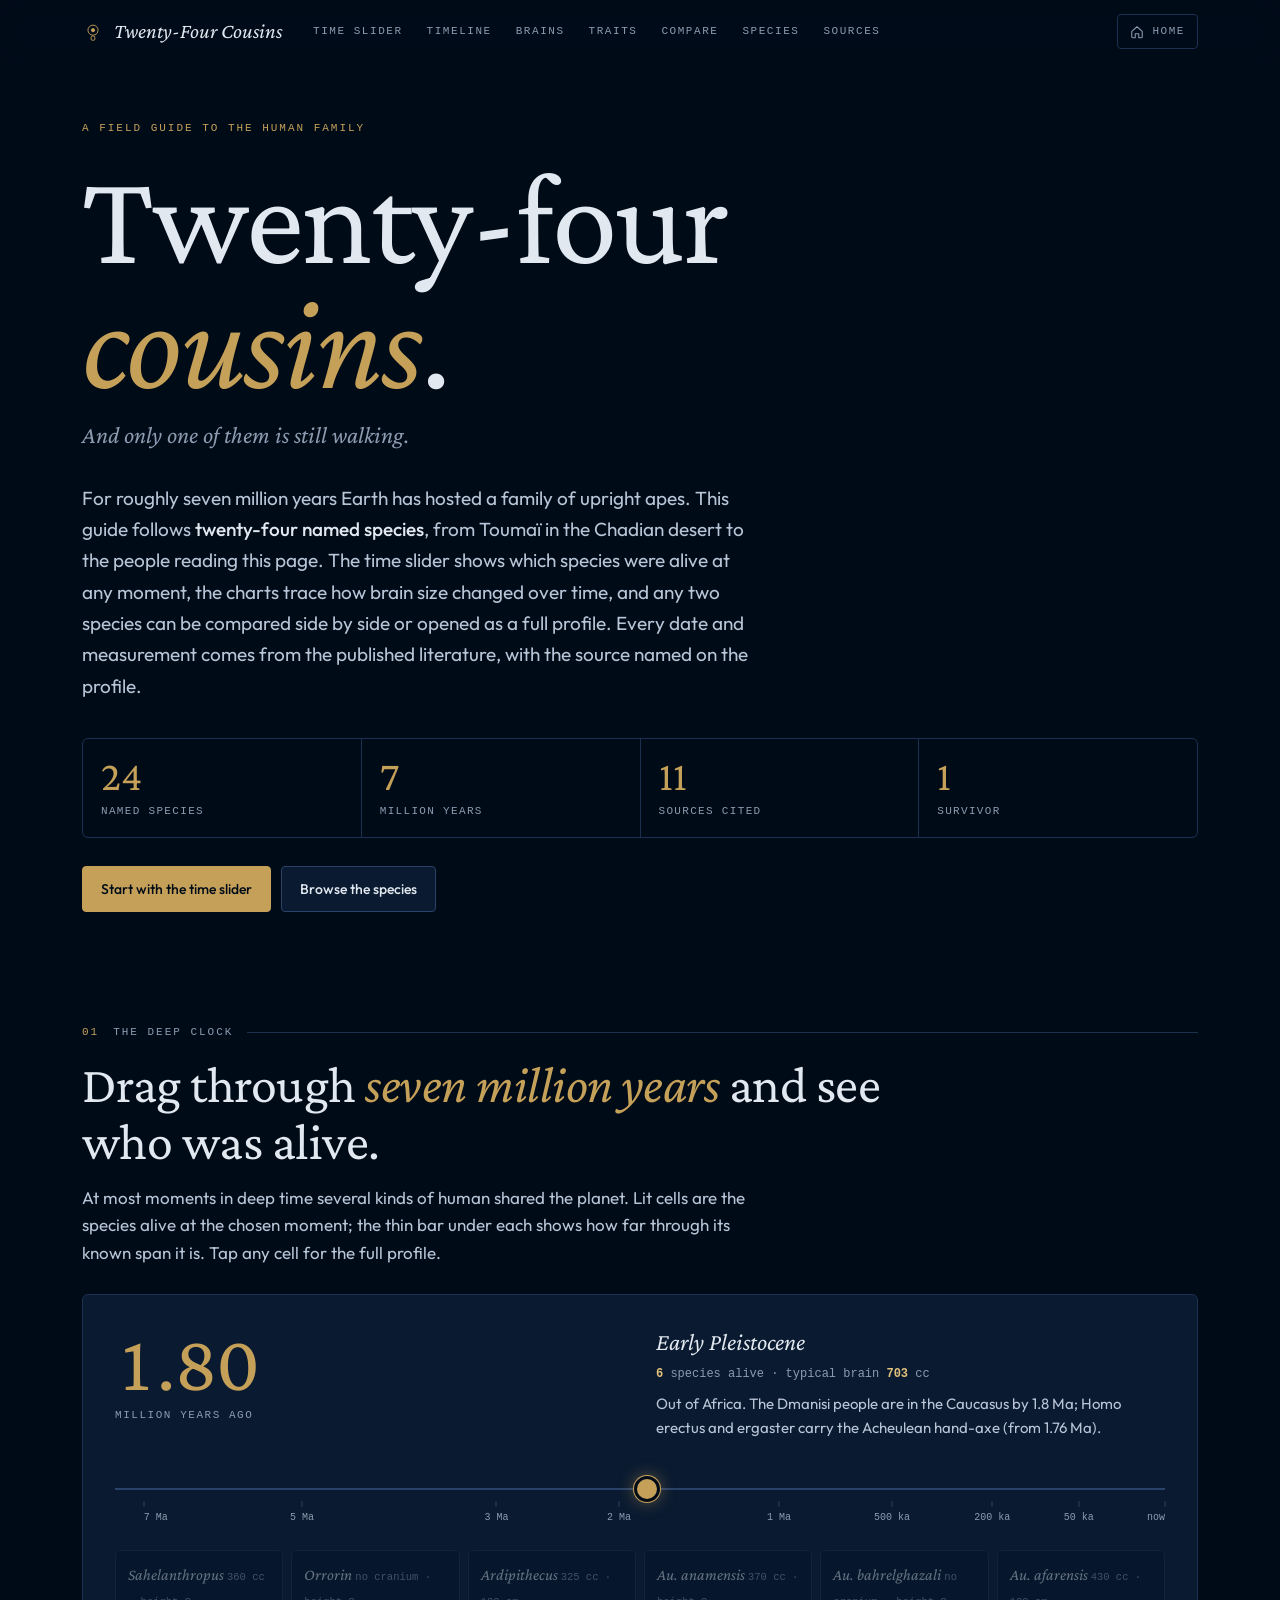
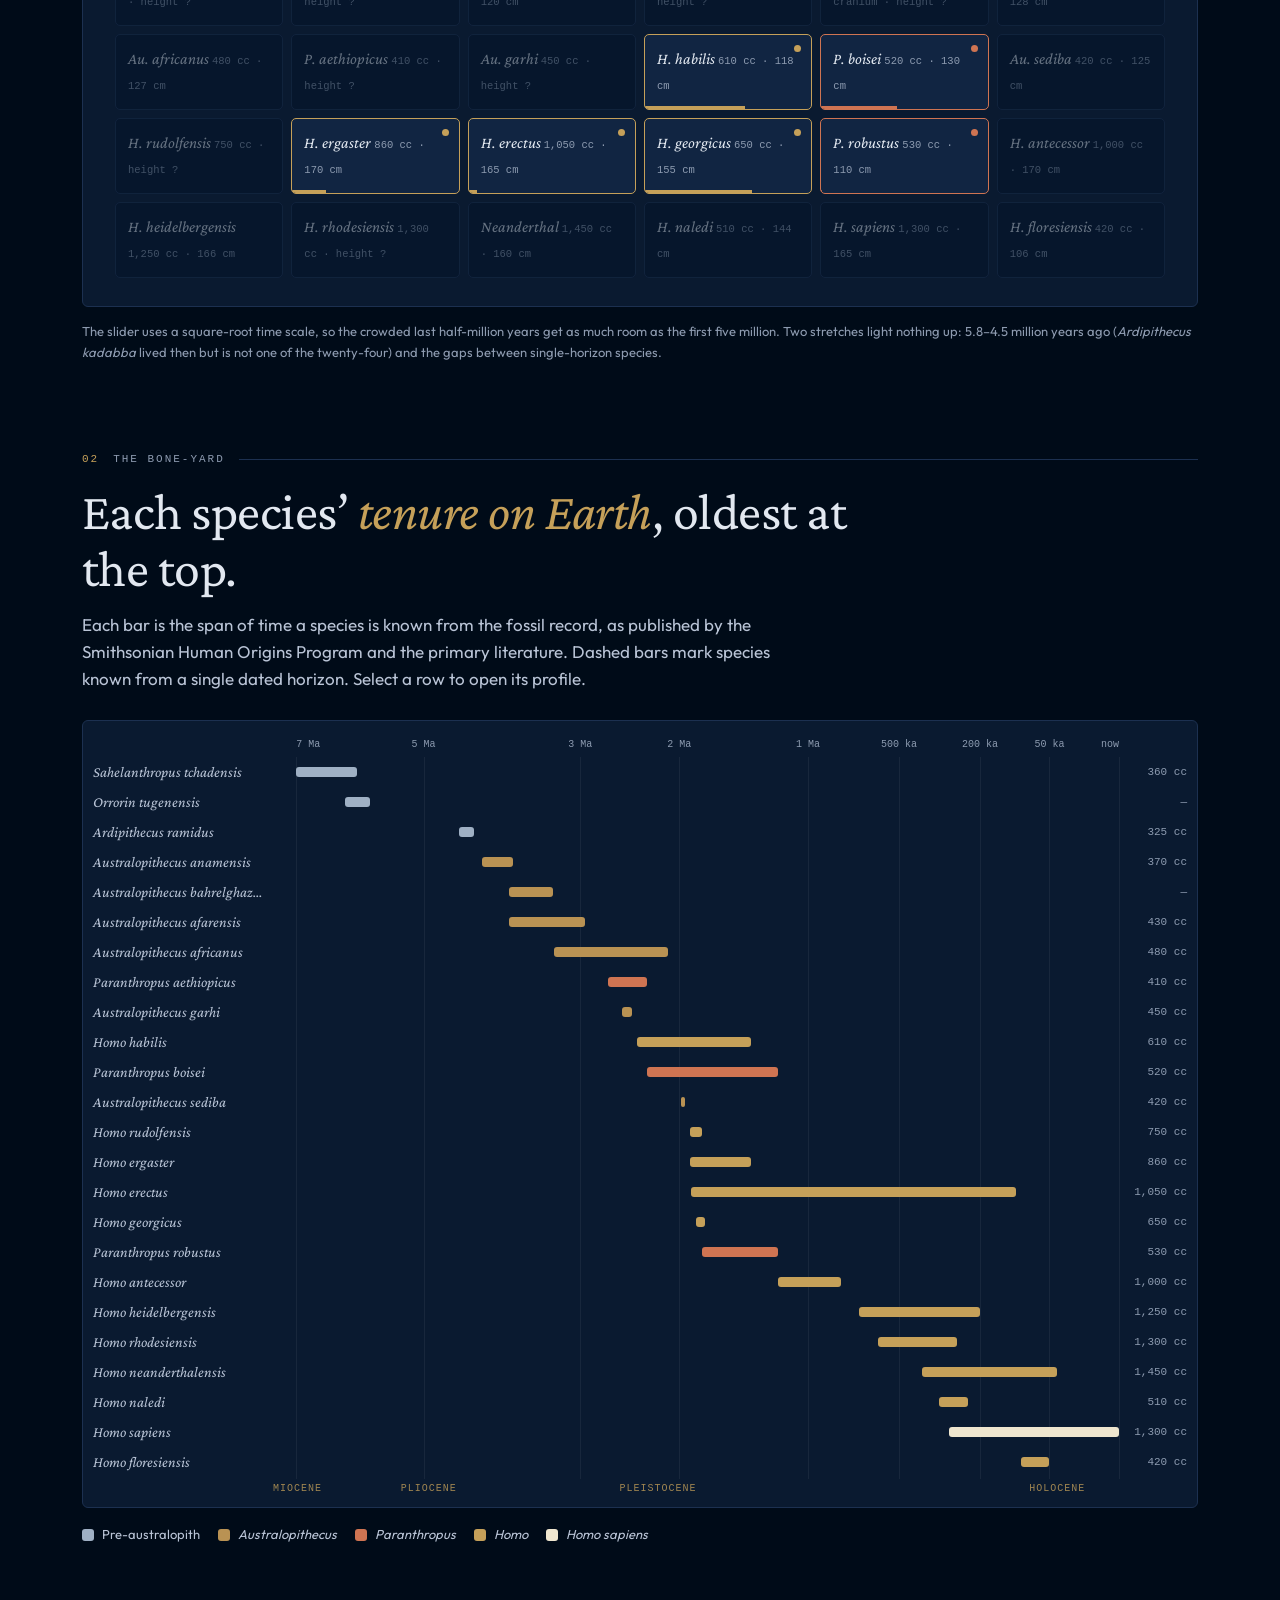
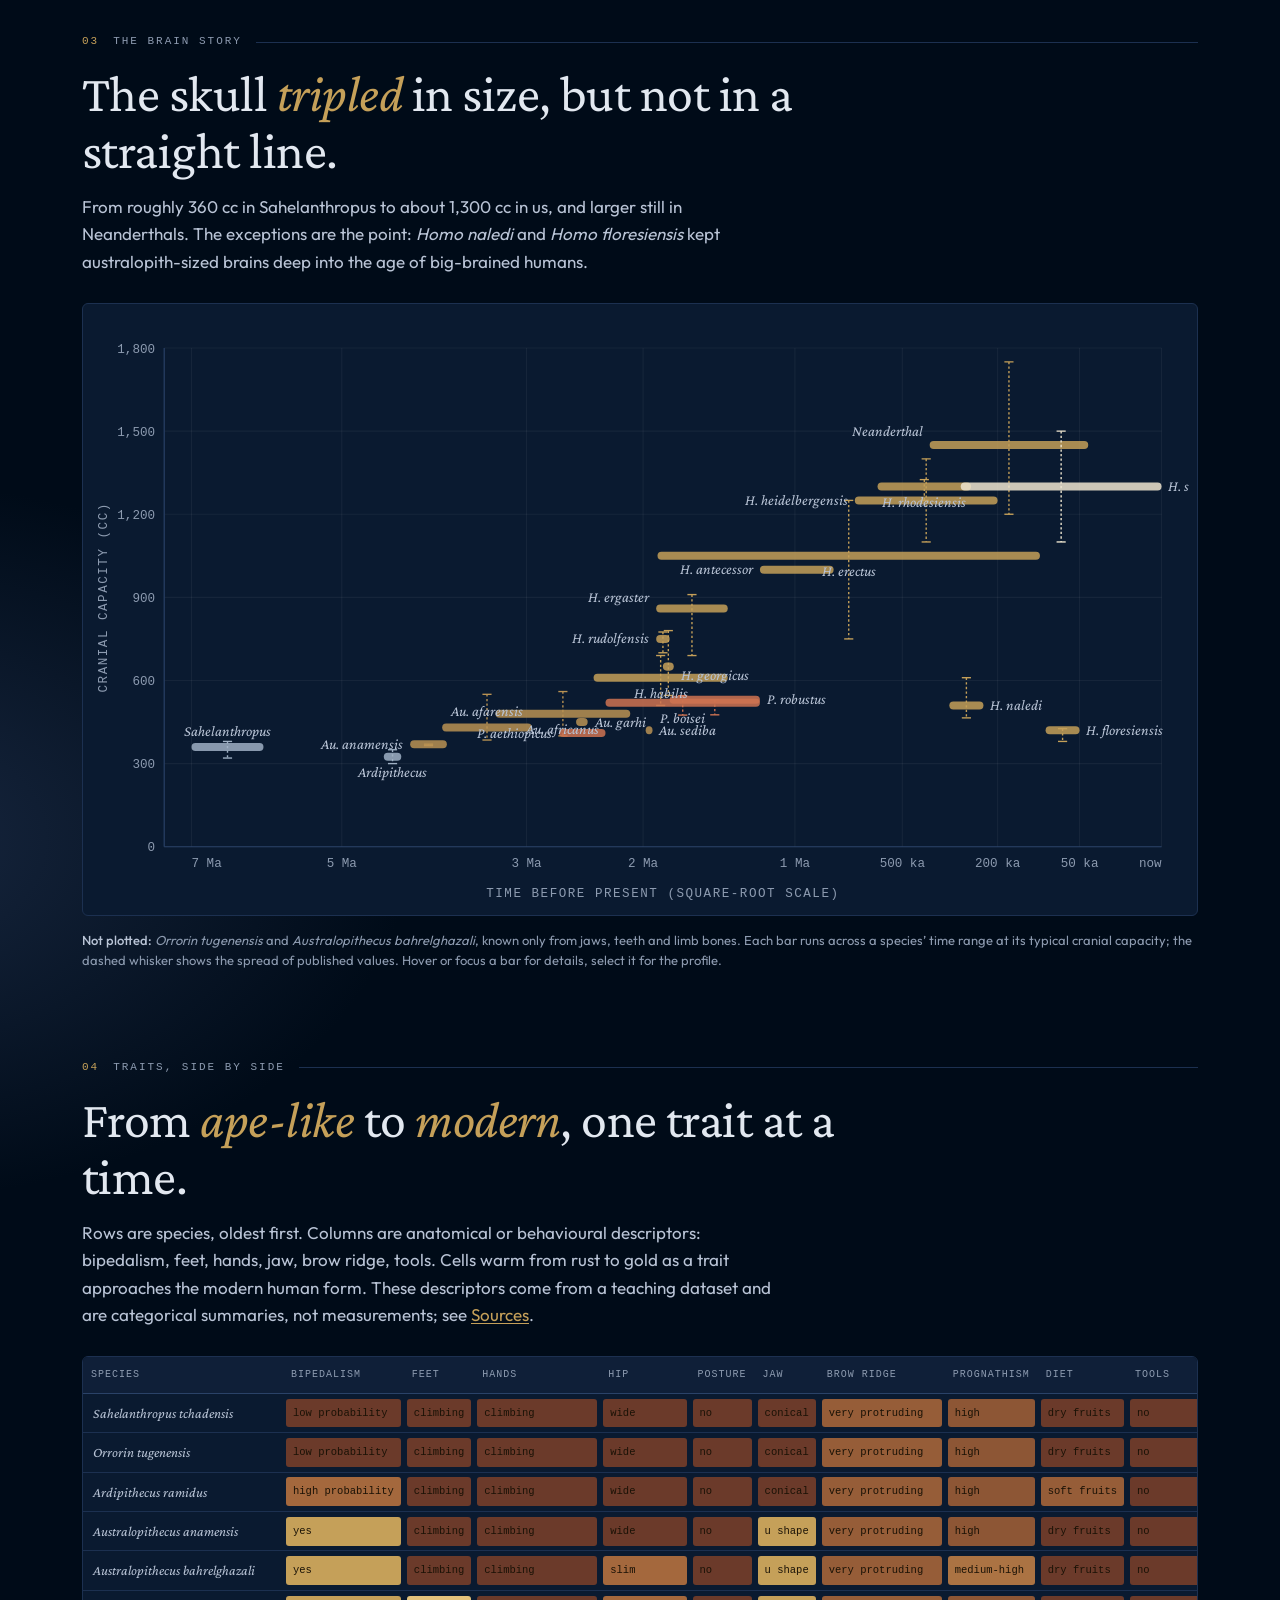
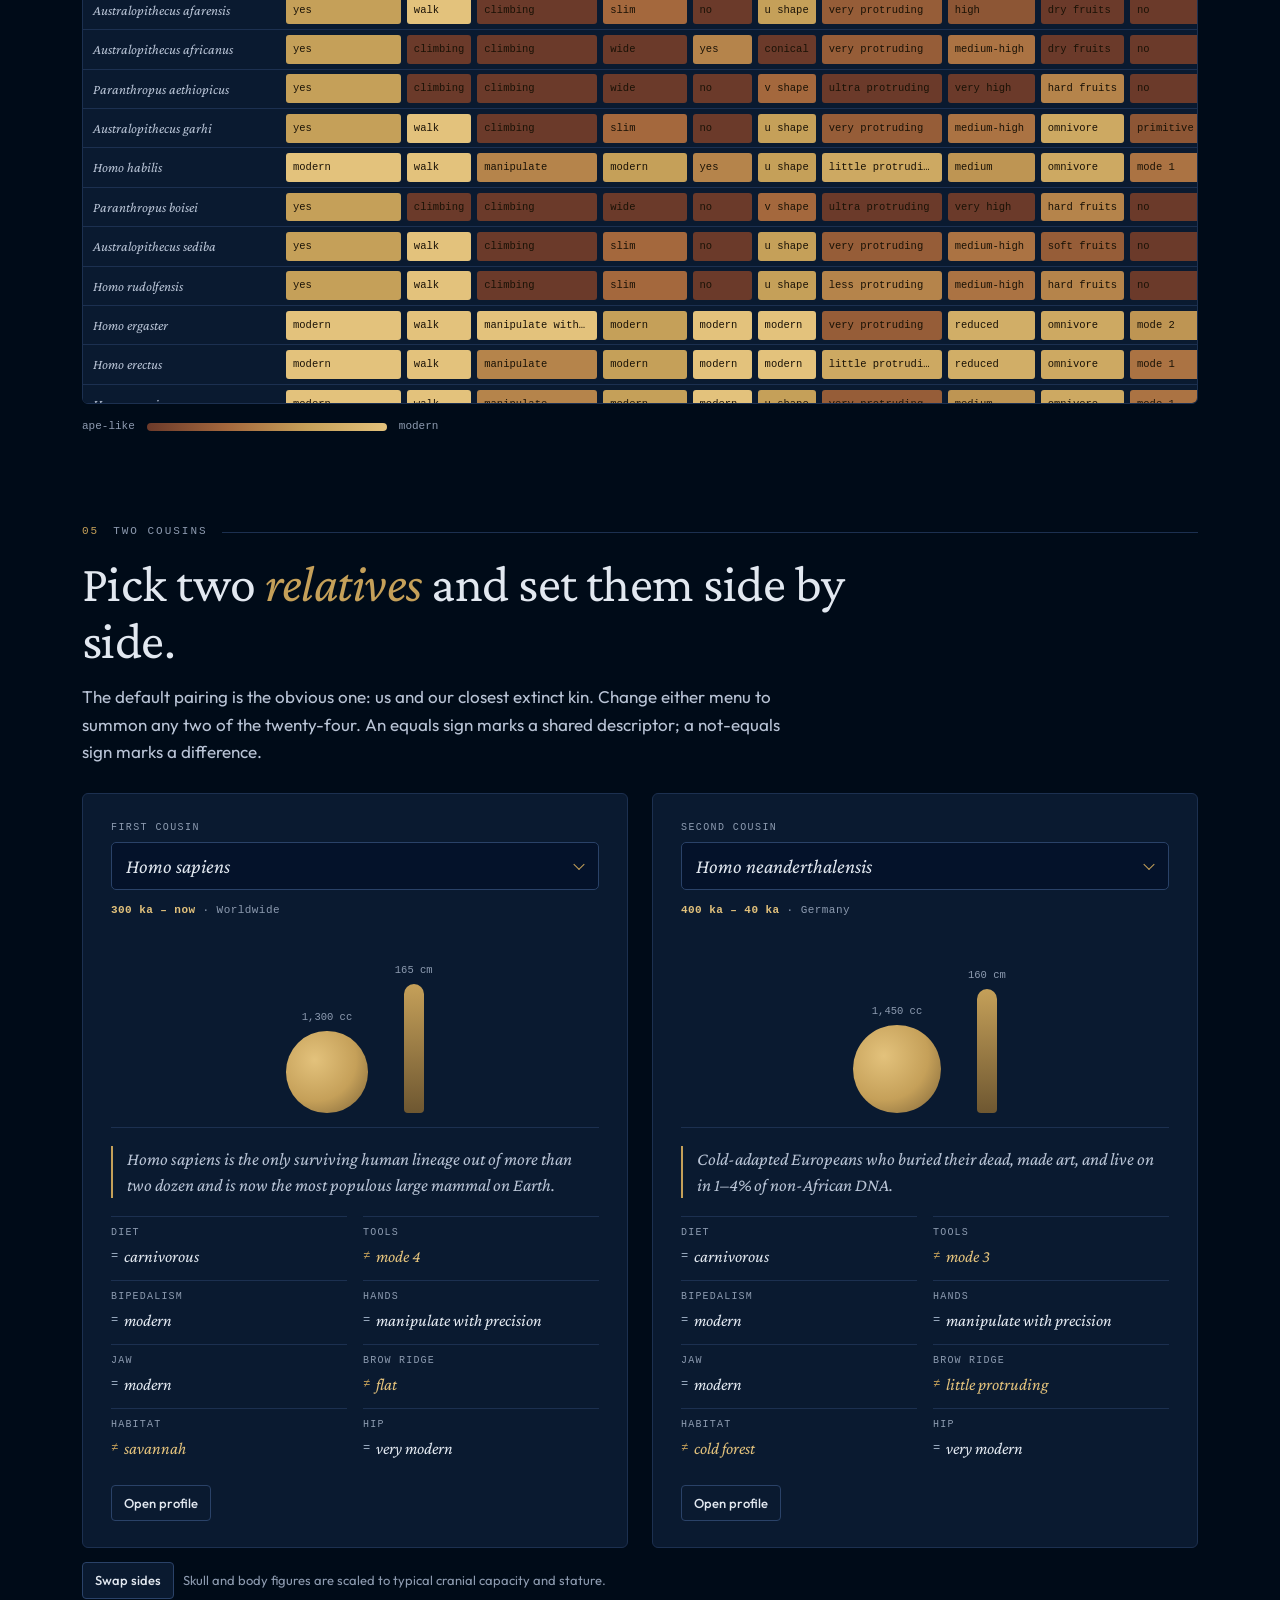
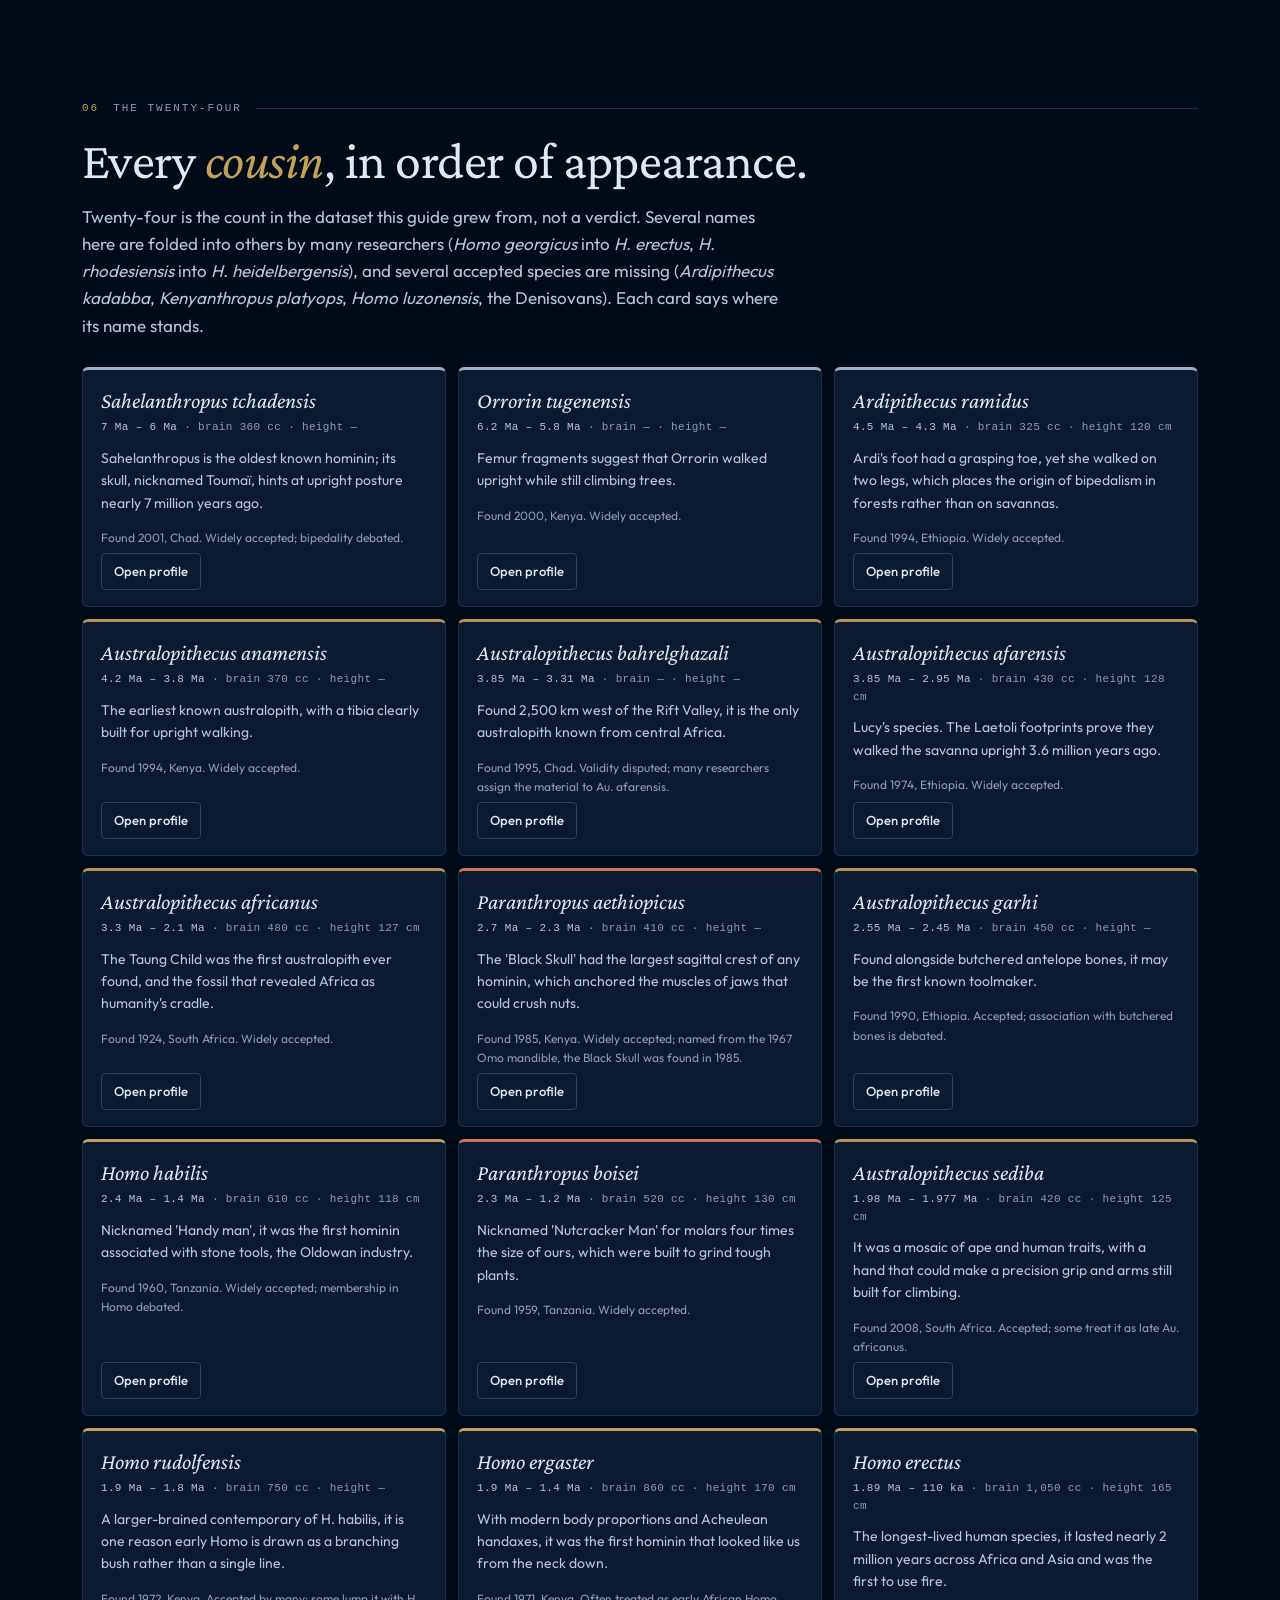
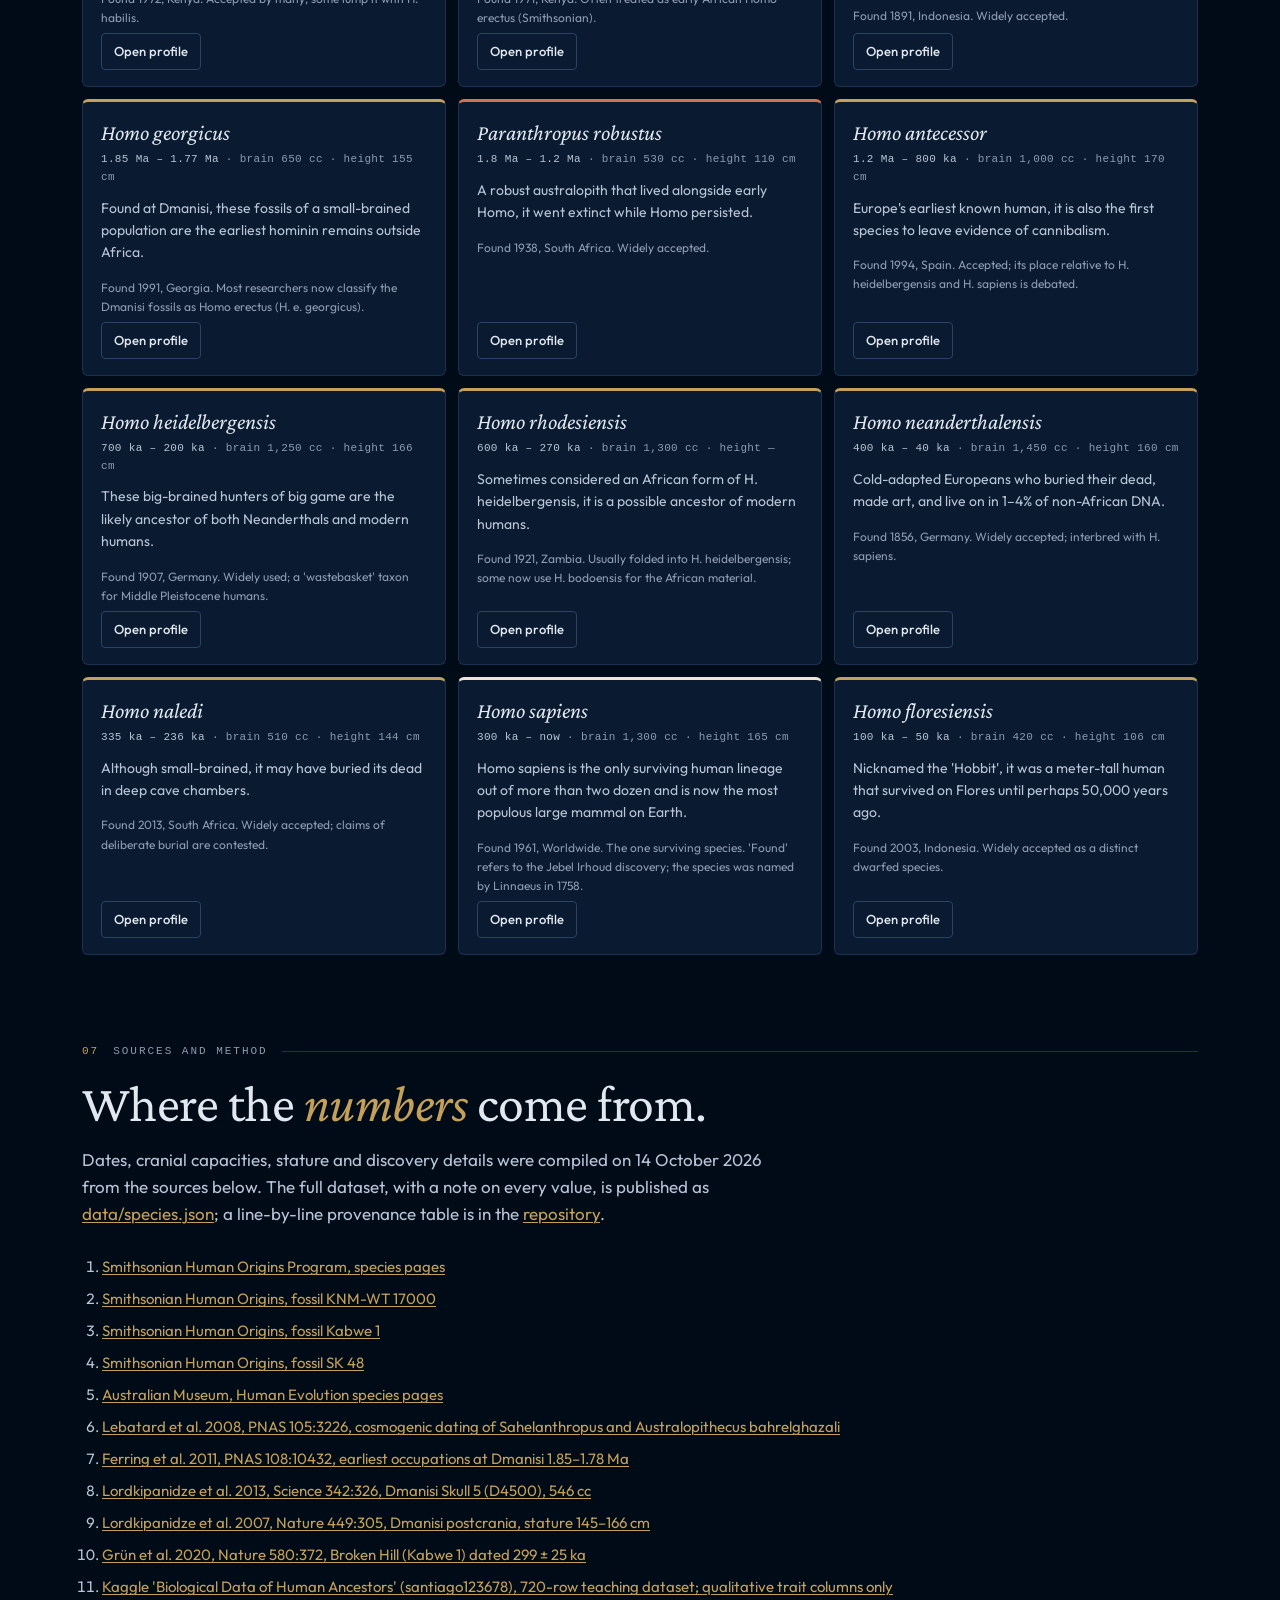
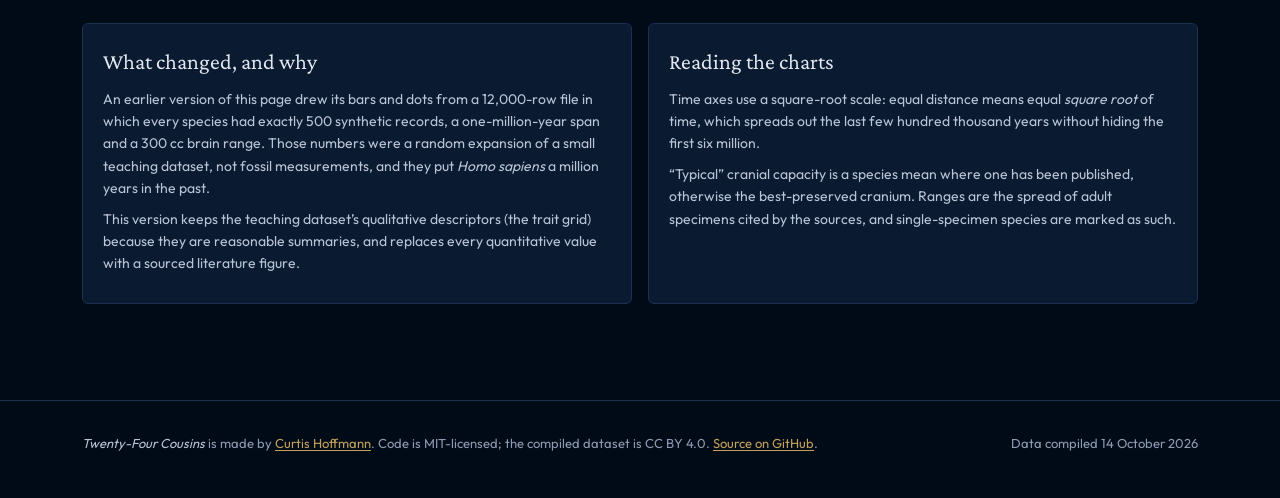
<file: index.html>
<!doctype html>
<html lang="en">
<head>
<meta charset="utf-8">
<meta name="viewport" content="width=device-width, initial-scale=1, viewport-fit=cover">
<title>Twenty-Four Cousins · A field guide to the human family</title>
<meta name="description" content="An interactive field guide to 24 hominin species, from Sahelanthropus to Homo sapiens: a seven-million-year time slider, a species timeline, brain-size and trait comparisons, with every date and measurement sourced to the literature.">
<meta name="author" content="Curtis Hoffmann">
<meta name="robots" content="index, follow, max-image-preview:large">
<meta name="theme-color" content="#000b18">
<meta name="color-scheme" content="dark">
<link rel="canonical" href="https://curtishoffmann.com/humanevolution/">

<link rel="icon" href="assets/favicon.svg" type="image/svg+xml">
<link rel="icon" href="assets/favicon-32.png" sizes="32x32" type="image/png">
<link rel="apple-touch-icon" href="assets/apple-touch-icon.png">

<meta property="og:type" content="website">
<meta property="og:site_name" content="Curtis Hoffmann">
<meta property="og:title" content="Twenty-Four Cousins — a field guide to the human family">
<meta property="og:description" content="An interactive guide to twenty-four hominin species across seven million years, of which only Homo sapiens survives, with a time slider, brain and trait comparisons, and a sourced profile for every species.">
<meta property="og:url" content="https://curtishoffmann.com/humanevolution/">
<meta property="og:image" content="https://curtishoffmann.com/humanevolution/assets/og-image.png">
<meta property="og:image:width" content="1200">
<meta property="og:image:height" content="630">
<meta property="og:image:alt" content="Twenty-Four Cousins: a timeline of 24 hominin species on a midnight background">
<meta name="twitter:card" content="summary_large_image">
<meta name="twitter:title" content="Twenty-Four Cousins — a field guide to the human family">
<meta name="twitter:description" content="An interactive guide to twenty-four hominin species over seven million years, with every date and measurement sourced to the published literature.">
<meta name="twitter:image" content="https://curtishoffmann.com/humanevolution/assets/og-image.png">

<link rel="preconnect" href="https://fonts.googleapis.com">
<link rel="preconnect" href="https://fonts.gstatic.com" crossorigin>
<link href="https://fonts.googleapis.com/css2?family=Crimson+Pro:ital,wght@0,400;0,600;1,400&family=Outfit:wght@400;500;600&display=swap" rel="stylesheet">
<link rel="stylesheet" href="assets/styles.css?v=d7b7c6025c">

<script type="application/ld+json">
{
 "@context": "https://schema.org",
 "@graph": [
  {
   "@type": "WebPage",
   "@id": "https://curtishoffmann.com/humanevolution/",
   "url": "https://curtishoffmann.com/humanevolution/",
   "name": "Twenty-Four Cousins · A field guide to the human family",
   "description": "An interactive field guide to 24 hominin species with sourced dates, cranial capacities and traits.",
   "author": {
    "@type": "Person",
    "name": "Curtis Hoffmann",
    "url": "https://curtishoffmann.com/"
   },
   "isPartOf": {
    "@type": "WebSite",
    "name": "Curtis Hoffmann",
    "url": "https://curtishoffmann.com/"
   },
   "primaryImageOfPage": "https://curtishoffmann.com/humanevolution/assets/og-image.png",
   "dateModified": "2026-10-14",
   "about": [
    {
     "@type": "Thing",
     "name": "Sahelanthropus tchadensis"
    },
    {
     "@type": "Thing",
     "name": "Orrorin tugenensis"
    },
    {
     "@type": "Thing",
     "name": "Ardipithecus ramidus"
    },
    {
     "@type": "Thing",
     "name": "Australopithecus anamensis"
    },
    {
     "@type": "Thing",
     "name": "Australopithecus bahrelghazali"
    },
    {
     "@type": "Thing",
     "name": "Australopithecus afarensis"
    },
    {
     "@type": "Thing",
     "name": "Australopithecus africanus"
    },
    {
     "@type": "Thing",
     "name": "Paranthropus aethiopicus"
    },
    {
     "@type": "Thing",
     "name": "Australopithecus garhi"
    },
    {
     "@type": "Thing",
     "name": "Homo habilis"
    },
    {
     "@type": "Thing",
     "name": "Paranthropus boisei"
    },
    {
     "@type": "Thing",
     "name": "Australopithecus sediba"
    },
    {
     "@type": "Thing",
     "name": "Homo rudolfensis"
    },
    {
     "@type": "Thing",
     "name": "Homo ergaster"
    },
    {
     "@type": "Thing",
     "name": "Homo erectus"
    },
    {
     "@type": "Thing",
     "name": "Homo georgicus"
    },
    {
     "@type": "Thing",
     "name": "Paranthropus robustus"
    },
    {
     "@type": "Thing",
     "name": "Homo antecessor"
    },
    {
     "@type": "Thing",
     "name": "Homo heidelbergensis"
    },
    {
     "@type": "Thing",
     "name": "Homo rhodesiensis"
    },
    {
     "@type": "Thing",
     "name": "Homo neanderthalensis"
    },
    {
     "@type": "Thing",
     "name": "Homo naledi"
    },
    {
     "@type": "Thing",
     "name": "Homo sapiens"
    },
    {
     "@type": "Thing",
     "name": "Homo floresiensis"
    }
   ]
  },
  {
   "@type": "Dataset",
   "@id": "https://curtishoffmann.com/humanevolution/data/species.json",
   "name": "Twenty-Four Cousins hominin species dataset",
   "description": "Time range, cranial capacity, stature, discovery details and qualitative traits for 24 hominin species, compiled from the Smithsonian Human Origins Program, the Australian Museum and primary literature.",
   "url": "https://curtishoffmann.com/humanevolution/#sources",
   "creator": {
    "@type": "Person",
    "name": "Curtis Hoffmann",
    "url": "https://curtishoffmann.com/"
   },
   "license": "https://creativecommons.org/licenses/by/4.0/",
   "dateModified": "2026-10-14",
   "keywords": [
    "human evolution",
    "hominin",
    "paleoanthropology",
    "Homo",
    "Australopithecus",
    "Paranthropus",
    "cranial capacity"
   ],
   "distribution": {
    "@type": "DataDownload",
    "encodingFormat": "application/json",
    "contentUrl": "https://curtishoffmann.com/humanevolution/data/species.json"
   },
   "isBasedOn": [
    "https://humanorigins.si.edu/evidence/human-fossils/species",
    "https://humanorigins.si.edu/evidence/human-fossils/fossils/knm-wt-17000",
    "https://humanorigins.si.edu/evidence/human-fossils/fossils/kabwe-1",
    "https://humanorigins.si.edu/evidence/human-fossils/fossils/sk-48",
    "https://australian.museum/learn/science/human-evolution/",
    "https://pmc.ncbi.nlm.nih.gov/articles/PMC2265126",
    "https://pmc.ncbi.nlm.nih.gov/articles/PMC3127884/",
    "https://doi.org/10.1126/science.1238484",
    "https://doi.org/10.1038/nature06134",
    "https://doi.org/10.1038/s41586-020-2165-4",
    "https://www.kaggle.com/datasets/santiago123678/biological-data-of-human-ancestors-data-sets"
   ]
  },
  {
   "@type": "BreadcrumbList",
   "itemListElement": [
    {
     "@type": "ListItem",
     "position": 1,
     "name": "Curtis Hoffmann",
     "item": "https://curtishoffmann.com/"
    },
    {
     "@type": "ListItem",
     "position": 2,
     "name": "Twenty-Four Cousins",
     "item": "https://curtishoffmann.com/humanevolution/"
    }
   ]
  }
 ]
}
</script>
</head>
<body>
<a class="skip-link" href="#main">Skip to content</a>
<div class="scrim" id="scrim"></div>

<nav class="nav" id="nav" aria-label="Page sections">
  <div class="nav-inner">
    <a class="nav-title" href="https://curtishoffmann.com/humanevolution/"><svg class="mark" viewBox="0 0 48 48" fill="none" stroke="currentColor" stroke-width="2" aria-hidden="true"><circle cx="24" cy="20" r="11"/><circle cx="24" cy="20" r="3.5" fill="currentColor"/><rect x="20" y="33" width="8" height="9" rx="2.5"/></svg><span>Twenty-Four Cousins</span></a>
    <button class="nav-toggle" id="nav-toggle" type="button" aria-label="Open section menu" aria-expanded="false" aria-controls="nav-links"><span></span><span></span><span></span></button>
    <div class="nav-links" id="nav-links">
      <a class="nav-link" href="#scrub" data-target="scrub">Time slider</a>
      <a class="nav-link" href="#timeline" data-target="timeline">Timeline</a>
      <a class="nav-link" href="#brains" data-target="brains">Brains</a>
      <a class="nav-link" href="#traits" data-target="traits">Traits</a>
      <a class="nav-link" href="#compare" data-target="compare">Compare</a>
      <a class="nav-link" href="#species" data-target="species">Species</a>
      <a class="nav-link" href="#sources" data-target="sources">Sources</a>
    </div>
    <a class="nav-home" href="https://curtishoffmann.com/" title="Curtis Hoffmann — home">
      <svg viewBox="0 0 24 24" fill="none" stroke="currentColor" stroke-width="1.8" stroke-linecap="round" stroke-linejoin="round" aria-hidden="true"><path d="M3 11l9-8 9 8v9a2 2 0 0 1-2 2h-4v-7H9v7H5a2 2 0 0 1-2-2v-9z"/></svg>
      <span class="lbl">Home</span>
    </a>
  </div>
</nav>

<main id="main">
<header class="hero wrap">
  <div class="eyebrow">A field guide to the human family</div>
  <h1>Twenty-four<br><em>cousins</em>.</h1>
  <p class="sub">And only one of them is still walking.</p>
  <p class="lead">
    For roughly seven million years Earth has hosted a family of upright apes. This guide follows
    <strong>twenty-four named species</strong>, from Toumaï in the Chadian desert to the people reading this page.
    The time slider shows which species were alive at any moment, the charts trace how brain size changed over time, and any two species can be compared side by side or opened as a full profile.
    Every date and measurement comes from the published literature, with the source named on the profile.
  </p>
  <div class="stats" role="list">
    <div class="stat" role="listitem"><div class="num">24</div><div class="lbl">named species</div></div>
    <div class="stat" role="listitem"><div class="num">7</div><div class="lbl">million years</div></div>
    <div class="stat" role="listitem"><div class="num">11</div><div class="lbl">sources cited</div></div>
    <div class="stat" role="listitem"><div class="num">1</div><div class="lbl">survivor</div></div>
  </div>
  <div class="hero-cta">
    <a class="btn primary" href="#scrub">Start with the time slider</a>
    <a class="btn" href="#species">Browse the species</a>
  </div>
</header>

<!-- 01 · Time slider -->
<section id="scrub" class="block wrap">
  <div class="section-label"><span class="num">01</span><span>The deep clock</span><span class="rule"></span></div>
  <h2>Drag through <em>seven million years</em> and see who was alive.</h2>
  <p class="deck">At most moments in deep time several kinds of human shared the planet. Lit cells are the species alive at the chosen moment; the thin bar under each shows how far through its known span it is. Tap any cell for the full profile.</p>
  <div class="card scrubber">
    <div class="readout">
      <div>
        <div class="big" id="scrub-time" aria-live="polite">1.80</div>
        <div class="unit" id="scrub-unit">million years ago</div>
      </div>
      <div>
        <div class="epoch" id="scrub-epoch">Early Pleistocene</div>
        <div class="alive"><b id="scrub-alive">0</b> species alive · typical brain <b id="scrub-cc">—</b> cc</div>
        <p class="commentary" id="scrub-commentary"></p>
      </div>
    </div>
    <div class="slider">
      <label class="sr-only" for="slider">Time before present</label>
      <input id="slider" type="range" min="0" max="1000" value="500" step="1" aria-valuemin="0" aria-valuemax="1000">
      <div class="ticks" id="slider-ticks" aria-hidden="true"></div>
    </div>
    <div class="scrub-grid" id="scrub-grid"></div>
  </div>
  <p class="note">The slider uses a square-root time scale, so the crowded last half-million years get as much room as the first five million. Two stretches light nothing up: 5.8–4.5 million years ago (<i>Ardipithecus kadabba</i> lived then but is not one of the twenty-four) and the gaps between single-horizon species.</p>
</section>

<!-- 02 · Timeline -->
<section id="timeline" class="block wrap">
  <div class="section-label"><span class="num">02</span><span>The bone-yard</span><span class="rule"></span></div>
  <h2>Each species’ <em>tenure on Earth</em>, oldest at the top.</h2>
  <p class="deck">Each bar is the span of time a species is known from the fossil record, as published by the Smithsonian Human Origins Program and the primary literature. Dashed bars mark species known from a single dated horizon. Select a row to open its profile.</p>
  <div class="card timeline-scroll">
    <div class="timeline">
      <div class="tl-axis"><span></span><div class="ax" id="tl-axis"></div><span></span></div>
      <div class="tl-grid" id="tl-grid" aria-hidden="true"></div>
      <div id="tl-rows"></div>
      <div class="tl-epochs"><span></span><div class="ax" id="tl-epochs"></div><span></span></div>
    </div>
  </div>
  <div class="legend" aria-label="Color key">
    <span class="item"><span class="sw" style="background:var(--c-pre)"></span>Pre-australopith</span>
    <span class="item"><span class="sw" style="background:var(--c-australopithecus)"></span><i>Australopithecus</i></span>
    <span class="item"><span class="sw" style="background:var(--c-paranthropus)"></span><i>Paranthropus</i></span>
    <span class="item"><span class="sw" style="background:var(--c-homo)"></span><i>Homo</i></span>
    <span class="item"><span class="sw" style="background:var(--c-sapiens)"></span><i>Homo sapiens</i></span>
  </div>
</section>

<!-- 03 · Brains -->
<section id="brains" class="block wrap">
  <div class="section-label"><span class="num">03</span><span>The brain story</span><span class="rule"></span></div>
  <h2>The skull <em>tripled</em> in size, but not in a straight line.</h2>
  <p class="deck">From roughly 360 cc in Sahelanthropus to about 1,300 cc in us, and larger still in Neanderthals. The exceptions are the point: <i>Homo naledi</i> and <i>Homo floresiensis</i> kept australopith-sized brains deep into the age of big-brained humans.</p>
  <div class="card chart-scroll" style="padding:12px 8px 4px">
    <svg id="chart" class="chart" viewBox="0 0 960 520" role="img" aria-labelledby="chart-title chart-desc">
      <title id="chart-title">Cranial capacity of 22 hominin species against time</title>
      <desc id="chart-desc">Each box spans a species’ time range horizontally and its published cranial-capacity range vertically. Brain size rises from about 360 cc seven million years ago to about 1,300 to 1,500 cc in Homo sapiens and Neanderthals, with Homo naledi and Homo floresiensis as small-brained outliers in the last 335,000 years.</desc>
    </svg>
  </div>
  <p class="note" id="chart-note"></p>
  <div class="tooltip" id="tooltip" role="status" aria-live="polite"></div>
</section>

<!-- 04 · Traits -->
<section id="traits" class="block wrap">
  <div class="section-label"><span class="num">04</span><span>Traits, side by side</span><span class="rule"></span></div>
  <h2>From <em>ape-like</em> to <em>modern</em>, one trait at a time.</h2>
  <p class="deck">Rows are species, oldest first. Columns are anatomical or behavioural descriptors: bipedalism, feet, hands, jaw, brow ridge, tools. Cells warm from rust to gold as a trait approaches the modern human form. These descriptors come from a teaching dataset and are categorical summaries, not measurements; see <a href="#sources">Sources</a>.</p>
  <div class="card table-scroll">
    <table class="traits" id="trait-table">
      <caption class="sr-only">Qualitative trait descriptors for 24 hominin species</caption>
      <thead><tr><th scope="col">Species</th></tr></thead>
      <tbody></tbody>
    </table>
  </div>
  <div class="trait-scale" aria-hidden="true"><span>ape-like</span><span class="g"></span><span>modern</span></div>
</section>

<!-- 05 · Compare -->
<section id="compare" class="block wrap">
  <div class="section-label"><span class="num">05</span><span>Two cousins</span><span class="rule"></span></div>
  <h2>Pick two <em>relatives</em> and set them side by side.</h2>
  <p class="deck">The default pairing is the obvious one: us and our closest extinct kin. Change either menu to summon any two of the twenty-four. An equals sign marks a shared descriptor; a not-equals sign marks a difference.</p>
  <div class="compare">
    <div class="card cmp">
      <label for="cmp-a">First cousin</label>
      <div class="select"><select id="cmp-a"></select></div>
      <div class="when" id="cmp-a-when"></div>
      <div class="silhouette" id="cmp-a-sil" aria-hidden="true"></div>
      <p class="fact" id="cmp-a-fact"></p>
      <ul class="cmp-list" id="cmp-a-traits"></ul>
      <div class="panel-actions"><button class="btn small" type="button" id="cmp-a-open">Open profile</button></div>
    </div>
    <div class="card cmp">
      <label for="cmp-b">Second cousin</label>
      <div class="select"><select id="cmp-b"></select></div>
      <div class="when" id="cmp-b-when"></div>
      <div class="silhouette" id="cmp-b-sil" aria-hidden="true"></div>
      <p class="fact" id="cmp-b-fact"></p>
      <ul class="cmp-list" id="cmp-b-traits"></ul>
      <div class="panel-actions"><button class="btn small" type="button" id="cmp-b-open">Open profile</button></div>
    </div>
  </div>
  <p class="cmp-key"><button class="btn small" type="button" id="cmp-swap">Swap sides</button> &nbsp; Skull and body figures are scaled to typical cranial capacity and stature.</p>
</section>

<!-- 06 · Species index -->
<section id="species" class="block wrap">
  <div class="section-label"><span class="num">06</span><span>The twenty-four</span><span class="rule"></span></div>
  <h2>Every <em>cousin</em>, in order of appearance.</h2>
  <p class="deck">Twenty-four is the count in the dataset this guide grew from, not a verdict. Several names here are folded into others by many researchers (<i>Homo georgicus</i> into <i>H. erectus</i>, <i>H. rhodesiensis</i> into <i>H. heidelbergensis</i>), and several accepted species are missing (<i>Ardipithecus kadabba</i>, <i>Kenyanthropus platyops</i>, <i>Homo luzonensis</i>, the Denisovans). Each card says where its name stands.</p>
  <div class="index">
    <article class="card sp" id="sahelanthropus-tchadensis" style="--group:var(--c-pre)">
      <h3>Sahelanthropus tchadensis</h3>
      <div class="meta"><b>7 Ma – 6 Ma</b> · brain 360 cc · height —</div>
      <p>Sahelanthropus is the oldest known hominin; its skull, nicknamed Toumaï, hints at upright posture nearly 7 million years ago.</p>
      <div class="status">Found 2001, Chad. Widely accepted; bipedality debated.</div>
      <div class="row"><button class="btn small" type="button" data-open="sahelanthropus-tchadensis">Open profile</button></div>
    </article>
    <article class="card sp" id="orrorin-tugenensis" style="--group:var(--c-pre)">
      <h3>Orrorin tugenensis</h3>
      <div class="meta"><b>6.2 Ma – 5.8 Ma</b> · brain — · height —</div>
      <p>Femur fragments suggest that Orrorin walked upright while still climbing trees.</p>
      <div class="status">Found 2000, Kenya. Widely accepted.</div>
      <div class="row"><button class="btn small" type="button" data-open="orrorin-tugenensis">Open profile</button></div>
    </article>
    <article class="card sp" id="ardipithecus-ramidus" style="--group:var(--c-pre)">
      <h3>Ardipithecus ramidus</h3>
      <div class="meta"><b>4.5 Ma – 4.3 Ma</b> · brain 325 cc · height 120 cm</div>
      <p>Ardi&#x27;s foot had a grasping toe, yet she walked on two legs, which places the origin of bipedalism in forests rather than on savannas.</p>
      <div class="status">Found 1994, Ethiopia. Widely accepted.</div>
      <div class="row"><button class="btn small" type="button" data-open="ardipithecus-ramidus">Open profile</button></div>
    </article>
    <article class="card sp" id="australopithecus-anamensis" style="--group:var(--c-australopithecus)">
      <h3>Australopithecus anamensis</h3>
      <div class="meta"><b>4.2 Ma – 3.8 Ma</b> · brain 370 cc · height —</div>
      <p>The earliest known australopith, with a tibia clearly built for upright walking.</p>
      <div class="status">Found 1994, Kenya. Widely accepted.</div>
      <div class="row"><button class="btn small" type="button" data-open="australopithecus-anamensis">Open profile</button></div>
    </article>
    <article class="card sp" id="australopithecus-bahrelghazali" style="--group:var(--c-australopithecus)">
      <h3>Australopithecus bahrelghazali</h3>
      <div class="meta"><b>3.85 Ma – 3.31 Ma</b> · brain — · height —</div>
      <p>Found 2,500 km west of the Rift Valley, it is the only australopith known from central Africa.</p>
      <div class="status">Found 1995, Chad. Validity disputed; many researchers assign the material to Au. afarensis.</div>
      <div class="row"><button class="btn small" type="button" data-open="australopithecus-bahrelghazali">Open profile</button></div>
    </article>
    <article class="card sp" id="australopithecus-afarensis" style="--group:var(--c-australopithecus)">
      <h3>Australopithecus afarensis</h3>
      <div class="meta"><b>3.85 Ma – 2.95 Ma</b> · brain 430 cc · height 128 cm</div>
      <p>Lucy&#x27;s species. The Laetoli footprints prove they walked the savanna upright 3.6 million years ago.</p>
      <div class="status">Found 1974, Ethiopia. Widely accepted.</div>
      <div class="row"><button class="btn small" type="button" data-open="australopithecus-afarensis">Open profile</button></div>
    </article>
    <article class="card sp" id="australopithecus-africanus" style="--group:var(--c-australopithecus)">
      <h3>Australopithecus africanus</h3>
      <div class="meta"><b>3.3 Ma – 2.1 Ma</b> · brain 480 cc · height 127 cm</div>
      <p>The Taung Child was the first australopith ever found, and the fossil that revealed Africa as humanity&#x27;s cradle.</p>
      <div class="status">Found 1924, South Africa. Widely accepted.</div>
      <div class="row"><button class="btn small" type="button" data-open="australopithecus-africanus">Open profile</button></div>
    </article>
    <article class="card sp" id="paranthropus-aethiopicus" style="--group:var(--c-paranthropus)">
      <h3>Paranthropus aethiopicus</h3>
      <div class="meta"><b>2.7 Ma – 2.3 Ma</b> · brain 410 cc · height —</div>
      <p>The &#x27;Black Skull&#x27; had the largest sagittal crest of any hominin, which anchored the muscles of jaws that could crush nuts.</p>
      <div class="status">Found 1985, Kenya. Widely accepted; named from the 1967 Omo mandible, the Black Skull was found in 1985.</div>
      <div class="row"><button class="btn small" type="button" data-open="paranthropus-aethiopicus">Open profile</button></div>
    </article>
    <article class="card sp" id="australopithecus-garhi" style="--group:var(--c-australopithecus)">
      <h3>Australopithecus garhi</h3>
      <div class="meta"><b>2.55 Ma – 2.45 Ma</b> · brain 450 cc · height —</div>
      <p>Found alongside butchered antelope bones, it may be the first known toolmaker.</p>
      <div class="status">Found 1990, Ethiopia. Accepted; association with butchered bones is debated.</div>
      <div class="row"><button class="btn small" type="button" data-open="australopithecus-garhi">Open profile</button></div>
    </article>
    <article class="card sp" id="homo-habilis" style="--group:var(--c-homo)">
      <h3>Homo habilis</h3>
      <div class="meta"><b>2.4 Ma – 1.4 Ma</b> · brain 610 cc · height 118 cm</div>
      <p>Nicknamed &#x27;Handy man&#x27;, it was the first hominin associated with stone tools, the Oldowan industry.</p>
      <div class="status">Found 1960, Tanzania. Widely accepted; membership in Homo debated.</div>
      <div class="row"><button class="btn small" type="button" data-open="homo-habilis">Open profile</button></div>
    </article>
    <article class="card sp" id="paranthropus-boisei" style="--group:var(--c-paranthropus)">
      <h3>Paranthropus boisei</h3>
      <div class="meta"><b>2.3 Ma – 1.2 Ma</b> · brain 520 cc · height 130 cm</div>
      <p>Nicknamed &#x27;Nutcracker Man&#x27; for molars four times the size of ours, which were built to grind tough plants.</p>
      <div class="status">Found 1959, Tanzania. Widely accepted.</div>
      <div class="row"><button class="btn small" type="button" data-open="paranthropus-boisei">Open profile</button></div>
    </article>
    <article class="card sp" id="australopithecus-sediba" style="--group:var(--c-australopithecus)">
      <h3>Australopithecus sediba</h3>
      <div class="meta"><b>1.98 Ma – 1.977 Ma</b> · brain 420 cc · height 125 cm</div>
      <p>It was a mosaic of ape and human traits, with a hand that could make a precision grip and arms still built for climbing.</p>
      <div class="status">Found 2008, South Africa. Accepted; some treat it as late Au. africanus.</div>
      <div class="row"><button class="btn small" type="button" data-open="australopithecus-sediba">Open profile</button></div>
    </article>
    <article class="card sp" id="homo-rudolfensis" style="--group:var(--c-homo)">
      <h3>Homo rudolfensis</h3>
      <div class="meta"><b>1.9 Ma – 1.8 Ma</b> · brain 750 cc · height —</div>
      <p>A larger-brained contemporary of H. habilis, it is one reason early Homo is drawn as a branching bush rather than a single line.</p>
      <div class="status">Found 1972, Kenya. Accepted by many; some lump it with H. habilis.</div>
      <div class="row"><button class="btn small" type="button" data-open="homo-rudolfensis">Open profile</button></div>
    </article>
    <article class="card sp" id="homo-ergaster" style="--group:var(--c-homo)">
      <h3>Homo ergaster</h3>
      <div class="meta"><b>1.9 Ma – 1.4 Ma</b> · brain 860 cc · height 170 cm</div>
      <p>With modern body proportions and Acheulean handaxes, it was the first hominin that looked like us from the neck down.</p>
      <div class="status">Found 1971, Kenya. Often treated as early African Homo erectus (Smithsonian).</div>
      <div class="row"><button class="btn small" type="button" data-open="homo-ergaster">Open profile</button></div>
    </article>
    <article class="card sp" id="homo-erectus" style="--group:var(--c-homo)">
      <h3>Homo erectus</h3>
      <div class="meta"><b>1.89 Ma – 110 ka</b> · brain 1,050 cc · height 165 cm</div>
      <p>The longest-lived human species, it lasted nearly 2 million years across Africa and Asia and was the first to use fire.</p>
      <div class="status">Found 1891, Indonesia. Widely accepted.</div>
      <div class="row"><button class="btn small" type="button" data-open="homo-erectus">Open profile</button></div>
    </article>
    <article class="card sp" id="homo-georgicus" style="--group:var(--c-homo)">
      <h3>Homo georgicus</h3>
      <div class="meta"><b>1.85 Ma – 1.77 Ma</b> · brain 650 cc · height 155 cm</div>
      <p>Found at Dmanisi, these fossils of a small-brained population are the earliest hominin remains outside Africa.</p>
      <div class="status">Found 1991, Georgia. Most researchers now classify the Dmanisi fossils as Homo erectus (H. e. georgicus).</div>
      <div class="row"><button class="btn small" type="button" data-open="homo-georgicus">Open profile</button></div>
    </article>
    <article class="card sp" id="paranthropus-robustus" style="--group:var(--c-paranthropus)">
      <h3>Paranthropus robustus</h3>
      <div class="meta"><b>1.8 Ma – 1.2 Ma</b> · brain 530 cc · height 110 cm</div>
      <p>A robust australopith that lived alongside early Homo, it went extinct while Homo persisted.</p>
      <div class="status">Found 1938, South Africa. Widely accepted.</div>
      <div class="row"><button class="btn small" type="button" data-open="paranthropus-robustus">Open profile</button></div>
    </article>
    <article class="card sp" id="homo-antecessor" style="--group:var(--c-homo)">
      <h3>Homo antecessor</h3>
      <div class="meta"><b>1.2 Ma – 800 ka</b> · brain 1,000 cc · height 170 cm</div>
      <p>Europe&#x27;s earliest known human, it is also the first species to leave evidence of cannibalism.</p>
      <div class="status">Found 1994, Spain. Accepted; its place relative to H. heidelbergensis and H. sapiens is debated.</div>
      <div class="row"><button class="btn small" type="button" data-open="homo-antecessor">Open profile</button></div>
    </article>
    <article class="card sp" id="homo-heidelbergensis" style="--group:var(--c-homo)">
      <h3>Homo heidelbergensis</h3>
      <div class="meta"><b>700 ka – 200 ka</b> · brain 1,250 cc · height 166 cm</div>
      <p>These big-brained hunters of big game are the likely ancestor of both Neanderthals and modern humans.</p>
      <div class="status">Found 1907, Germany. Widely used; a &#x27;wastebasket&#x27; taxon for Middle Pleistocene humans.</div>
      <div class="row"><button class="btn small" type="button" data-open="homo-heidelbergensis">Open profile</button></div>
    </article>
    <article class="card sp" id="homo-rhodesiensis" style="--group:var(--c-homo)">
      <h3>Homo rhodesiensis</h3>
      <div class="meta"><b>600 ka – 270 ka</b> · brain 1,300 cc · height —</div>
      <p>Sometimes considered an African form of H. heidelbergensis, it is a possible ancestor of modern humans.</p>
      <div class="status">Found 1921, Zambia. Usually folded into H. heidelbergensis; some now use H. bodoensis for the African material.</div>
      <div class="row"><button class="btn small" type="button" data-open="homo-rhodesiensis">Open profile</button></div>
    </article>
    <article class="card sp" id="homo-neanderthalensis" style="--group:var(--c-homo)">
      <h3>Homo neanderthalensis</h3>
      <div class="meta"><b>400 ka – 40 ka</b> · brain 1,450 cc · height 160 cm</div>
      <p>Cold-adapted Europeans who buried their dead, made art, and live on in 1–4% of non-African DNA.</p>
      <div class="status">Found 1856, Germany. Widely accepted; interbred with H. sapiens.</div>
      <div class="row"><button class="btn small" type="button" data-open="homo-neanderthalensis">Open profile</button></div>
    </article>
    <article class="card sp" id="homo-naledi" style="--group:var(--c-homo)">
      <h3>Homo naledi</h3>
      <div class="meta"><b>335 ka – 236 ka</b> · brain 510 cc · height 144 cm</div>
      <p>Although small-brained, it may have buried its dead in deep cave chambers.</p>
      <div class="status">Found 2013, South Africa. Widely accepted; claims of deliberate burial are contested.</div>
      <div class="row"><button class="btn small" type="button" data-open="homo-naledi">Open profile</button></div>
    </article>
    <article class="card sp" id="homo-sapiens" style="--group:var(--c-sapiens)">
      <h3>Homo sapiens</h3>
      <div class="meta"><b>300 ka – now</b> · brain 1,300 cc · height 165 cm</div>
      <p>Homo sapiens is the only surviving human lineage out of more than two dozen and is now the most populous large mammal on Earth.</p>
      <div class="status">Found 1961, Worldwide. The one surviving species. &#x27;Found&#x27; refers to the Jebel Irhoud discovery; the species was named by Linnaeus in 1758.</div>
      <div class="row"><button class="btn small" type="button" data-open="homo-sapiens">Open profile</button></div>
    </article>
    <article class="card sp" id="homo-floresiensis" style="--group:var(--c-homo)">
      <h3>Homo floresiensis</h3>
      <div class="meta"><b>100 ka – 50 ka</b> · brain 420 cc · height 106 cm</div>
      <p>Nicknamed the &#x27;Hobbit&#x27;, it was a meter-tall human that survived on Flores until perhaps 50,000 years ago.</p>
      <div class="status">Found 2003, Indonesia. Widely accepted as a distinct dwarfed species.</div>
      <div class="row"><button class="btn small" type="button" data-open="homo-floresiensis">Open profile</button></div>
    </article>
  </div>
</section>

<!-- 07 · Sources -->
<section id="sources" class="block wrap sources">
  <div class="section-label"><span class="num">07</span><span>Sources and method</span><span class="rule"></span></div>
  <h2>Where the <em>numbers</em> come from.</h2>
  <p class="deck">Dates, cranial capacities, stature and discovery details were compiled on 14 October 2026 from the sources below. The full dataset, with a note on every value, is published as <a href="data/species.json">data/species.json</a>; a line-by-line provenance table is in the <a href="https://github.com/phagehunter/humanevolution">repository</a>.</p>
  <ol>
    <li id="src-SI"><a href="https://humanorigins.si.edu/evidence/human-fossils/species" rel="noopener">Smithsonian Human Origins Program, species pages</a></li>
    <li id="src-SI-WT17000"><a href="https://humanorigins.si.edu/evidence/human-fossils/fossils/knm-wt-17000" rel="noopener">Smithsonian Human Origins, fossil KNM-WT 17000</a></li>
    <li id="src-SI-KABWE"><a href="https://humanorigins.si.edu/evidence/human-fossils/fossils/kabwe-1" rel="noopener">Smithsonian Human Origins, fossil Kabwe 1</a></li>
    <li id="src-SI-SK48"><a href="https://humanorigins.si.edu/evidence/human-fossils/fossils/sk-48" rel="noopener">Smithsonian Human Origins, fossil SK 48</a></li>
    <li id="src-AM"><a href="https://australian.museum/learn/science/human-evolution/" rel="noopener">Australian Museum, Human Evolution species pages</a></li>
    <li id="src-LEBATARD2008"><a href="https://pmc.ncbi.nlm.nih.gov/articles/PMC2265126" rel="noopener">Lebatard et al. 2008, PNAS 105:3226, cosmogenic dating of Sahelanthropus and Australopithecus bahrelghazali</a></li>
    <li id="src-FERRING2011"><a href="https://pmc.ncbi.nlm.nih.gov/articles/PMC3127884/" rel="noopener">Ferring et al. 2011, PNAS 108:10432, earliest occupations at Dmanisi 1.85–1.78 Ma</a></li>
    <li id="src-LORD2013"><a href="https://doi.org/10.1126/science.1238484" rel="noopener">Lordkipanidze et al. 2013, Science 342:326, Dmanisi Skull 5 (D4500), 546 cc</a></li>
    <li id="src-LORD2007"><a href="https://doi.org/10.1038/nature06134" rel="noopener">Lordkipanidze et al. 2007, Nature 449:305, Dmanisi postcrania, stature 145–166 cm</a></li>
    <li id="src-GRUN2020"><a href="https://doi.org/10.1038/s41586-020-2165-4" rel="noopener">Grün et al. 2020, Nature 580:372, Broken Hill (Kabwe 1) dated 299 ± 25 ka</a></li>
    <li id="src-KAGGLE"><a href="https://www.kaggle.com/datasets/santiago123678/biological-data-of-human-ancestors-data-sets" rel="noopener">Kaggle &#x27;Biological Data of Human Ancestors&#x27; (santiago123678), 720-row teaching dataset; qualitative trait columns only</a></li>
  </ol>
  <div class="method">
    <div class="card">
      <h3>What changed, and why</h3>
      <p>An earlier version of this page drew its bars and dots from a 12,000-row file in which every species had exactly 500 synthetic records, a one-million-year span and a 300 cc brain range. Those numbers were a random expansion of a small teaching dataset, not fossil measurements, and they put <i>Homo sapiens</i> a million years in the past.</p>
      <p>This version keeps the teaching dataset’s qualitative descriptors (the trait grid) because they are reasonable summaries, and replaces every quantitative value with a sourced literature figure.</p>
    </div>
    <div class="card">
      <h3>Reading the charts</h3>
      <p>Time axes use a square-root scale: equal distance means equal <em>square root</em> of time, which spreads out the last few hundred thousand years without hiding the first six million.</p>
      <p>“Typical” cranial capacity is a species mean where one has been published, otherwise the best-preserved cranium. Ranges are the spread of adult specimens cited by the sources, and single-specimen species are marked as such.</p>
    </div>
  </div>
</section>
</main>

<footer>
  <div class="wrap row">
    <div><em>Twenty-Four Cousins</em> is made by <a href="https://curtishoffmann.com/">Curtis Hoffmann</a>. Code is MIT-licensed; the compiled dataset is CC BY 4.0. <a href="https://github.com/phagehunter/humanevolution">Source on GitHub</a>.</div>
    <div>Data compiled 14 October 2026</div>
  </div>
</footer>

<!-- Species profile panel -->
<aside class="panel" id="panel" role="dialog" aria-modal="true" aria-labelledby="p-name" aria-hidden="true">
  <div class="panel-head">
    <button class="panel-close" id="panel-close" type="button" aria-label="Close profile">×</button>
    <div class="nick" id="p-nick"></div>
    <h3 id="p-name">—</h3>
  </div>
  <div class="panel-body">
    <p class="quote" id="p-fact"></p>
    <div class="kpis">
      <div class="k"><div class="lbl">Lived</div><div class="val" id="p-time">—</div><div class="sub" id="p-time-sub"></div></div>
      <div class="k"><div class="lbl">Brain</div><div class="val" id="p-cc">—</div><div class="sub" id="p-cc-sub"></div></div>
      <div class="k"><div class="lbl">Height</div><div class="val" id="p-h">—</div><div class="sub" id="p-h-sub"></div></div>
    </div>
    <h4>Discovery and range</h4>
    <div class="attrs" id="p-disc"></div>
    <h4>Notes on the numbers</h4>
    <div class="notes" id="p-notes"></div>
    <h4>Anatomy (dataset descriptors)</h4>
    <div class="attrs" id="p-anat"></div>
    <h4>Behavior and culture (dataset descriptors)</h4>
    <div class="attrs" id="p-beh"></div>
    <h4>Sources</h4>
    <p class="src" id="p-src"></p>
    <div class="panel-actions">
      <button class="btn small" type="button" id="p-copy">Copy link</button>
      <a class="btn small" id="p-index" href="#species">Show in index</a>
      <a class="sr-only" id="p-link" href="#species">Permanent link to this species</a>
    </div>
  </div>
</aside>

<script type="application/json" id="species-data">{"title":"Twenty-Four Cousins — species dataset","version":"2026-10-14","units":{"time":"million years ago (Ma)","cranial_cc":"cubic centimeters","height_cm":"centimeters"},"notes":["Numeric fields are literature values; each species lists the sources used.","The 'traits' block is carried over from the Kaggle teaching dataset (qualitative, categorical) and has not been independently verified.","The species list follows the Kaggle dataset (24 names). Several are lumped by many researchers: see each 'status'.","'found' is the year the first fossils were recovered; 'named' is the year the species name was published."],"sources":{"SI":{"label":"Smithsonian Human Origins Program, species pages","url":"https://humanorigins.si.edu/evidence/human-fossils/species"},"SI-WT17000":{"label":"Smithsonian Human Origins, fossil KNM-WT 17000","url":"https://humanorigins.si.edu/evidence/human-fossils/fossils/knm-wt-17000"},"SI-KABWE":{"label":"Smithsonian Human Origins, fossil Kabwe 1","url":"https://humanorigins.si.edu/evidence/human-fossils/fossils/kabwe-1"},"SI-SK48":{"label":"Smithsonian Human Origins, fossil SK 48","url":"https://humanorigins.si.edu/evidence/human-fossils/fossils/sk-48"},"AM":{"label":"Australian Museum, Human Evolution species pages","url":"https://australian.museum/learn/science/human-evolution/"},"LEBATARD2008":{"label":"Lebatard et al. 2008, PNAS 105:3226, cosmogenic dating of Sahelanthropus and Australopithecus bahrelghazali","url":"https://pmc.ncbi.nlm.nih.gov/articles/PMC2265126"},"FERRING2011":{"label":"Ferring et al. 2011, PNAS 108:10432, earliest occupations at Dmanisi 1.85–1.78 Ma","url":"https://pmc.ncbi.nlm.nih.gov/articles/PMC3127884/"},"LORD2013":{"label":"Lordkipanidze et al. 2013, Science 342:326, Dmanisi Skull 5 (D4500), 546 cc","url":"https://doi.org/10.1126/science.1238484"},"LORD2007":{"label":"Lordkipanidze et al. 2007, Nature 449:305, Dmanisi postcrania, stature 145–166 cm","url":"https://doi.org/10.1038/nature06134"},"GRUN2020":{"label":"Grün et al. 2020, Nature 580:372, Broken Hill (Kabwe 1) dated 299 ± 25 ka","url":"https://doi.org/10.1038/s41586-020-2165-4"},"KAGGLE":{"label":"Kaggle 'Biological Data of Human Ancestors' (santiago123678), 720-row teaching dataset; qualitative trait columns only","url":"https://www.kaggle.com/datasets/santiago123678/biological-data-of-human-ancestors-data-sets"}},"species":[{"id":"sahelanthropus-tchadensis","name":"Sahelanthropus tchadensis","short":"Sahelanthropus","group":"Pre-australopith","nickname":"Toumaï","found":2001,"named":2002,"type_site":"Toros-Menalla (TM 266), Djurab Desert","country":"Chad","region":"Central Africa","time":{"max":7.0,"min":6.0,"note":"Smithsonian: 'sometime between 7 and 6 million years ago'; cosmogenic dating of the TM 266 level gives 7.04–6.83 Ma (Lebatard et al. 2008)."},"cranial_cc":{"mean":360,"min":320,"max":380,"note":"Estimated from the distorted Toumaï cranium; Australian Museum gives 320–380 cc."},"height_cm":{"mean":null,"min":null,"max":null,"note":"No limb bones securely assigned; body size probably chimpanzee-like (Smithsonian)."},"fact":"Sahelanthropus is the oldest known hominin; its skull, nicknamed Toumaï, hints at upright posture nearly 7 million years ago.","status":"Widely accepted; bipedality debated.","sources":["SI","AM","LEBATARD2008"],"traits":{"habitat":"mixed","diet":"dry fruits","tecno":"no","tecno_type":"no","biped":"low probability","arms":"climbing","foots":"climbing","jaw":"conical","torus":"very protruding","prognathism":"high","foramen":"posterior","canine_size":"small","canine_shape":"conical","incisor":"small","enamel":"thick","sexdim":"high","hip":"wide","vertical":"no","anatomy":"old","migrated":"no","skeleton":"light"}},{"id":"orrorin-tugenensis","name":"Orrorin tugenensis","short":"Orrorin","group":"Pre-australopith","nickname":"Millennium Man","found":2000,"named":2001,"type_site":"Tugen Hills, Lukeino Formation","country":"Kenya","region":"East Africa","time":{"max":6.2,"min":5.8,"note":"Smithsonian: 'sometime between 6.2 and 5.8 million years ago'."},"cranial_cc":{"mean":null,"min":null,"max":null,"note":"No cranial remains."},"height_cm":{"mean":null,"min":null,"max":null,"note":"Chimpanzee-sized; body mass estimated at 30–50 kg from femur and humerus (Smithsonian)."},"fact":"Femur fragments suggest that Orrorin walked upright while still climbing trees.","status":"Widely accepted.","sources":["SI","AM"],"traits":{"habitat":"forest","diet":"dry fruits","tecno":"no","tecno_type":"no","biped":"low probability","arms":"climbing","foots":"climbing","jaw":"conical","torus":"very protruding","prognathism":"high","foramen":"posterior","canine_size":"big","canine_shape":"conical","incisor":"small","enamel":"thick","sexdim":"high","hip":"wide","vertical":"no","anatomy":"old","migrated":"no","skeleton":"light"}},{"id":"ardipithecus-ramidus","name":"Ardipithecus ramidus","short":"Ardipithecus","group":"Pre-australopith","nickname":"Ardi","found":1994,"named":1995,"type_site":"Aramis, Middle Awash","country":"Ethiopia","region":"East Africa","time":{"max":4.5,"min":4.3,"note":"Smithsonian: 'about 4.4 million years ago'; Aramis horizon 4.4 Ma, Gona 4.5–4.3 Ma."},"cranial_cc":{"mean":325,"min":300,"max":350,"note":"Ardi (ARA-VP-6/500) cranium estimated at 300–350 cc (Australian Museum)."},"height_cm":{"mean":120,"min":null,"max":null,"note":"Female average 120 cm, 50 kg (Smithsonian)."},"fact":"Ardi's foot had a grasping toe, yet she walked on two legs, which places the origin of bipedalism in forests rather than on savannas.","status":"Widely accepted.","sources":["SI","AM"],"traits":{"habitat":"mixed","diet":"soft fruits","tecno":"no","tecno_type":"no","biped":"high probability","arms":"climbing","foots":"climbing","jaw":"conical","torus":"very protruding","prognathism":"high","foramen":"semi-anterior","canine_size":"small","canine_shape":"conical","incisor":"small","enamel":"thick-medium","sexdim":"medium-high","hip":"wide","vertical":"no","anatomy":"old","migrated":"no","skeleton":"light"}},{"id":"australopithecus-anamensis","name":"Australopithecus anamensis","short":"Au. anamensis","group":"Australopithecus","nickname":null,"found":1994,"named":1995,"type_site":"Kanapoi and Allia Bay, Lake Turkana","country":"Kenya","region":"East Africa","time":{"max":4.2,"min":3.8,"note":"Smithsonian: 'about 4.2 to 3.8 million years ago'."},"cranial_cc":{"mean":370,"min":365,"max":370,"note":"From the MRD cranium (Woranso-Mille, 2016): about 365–370 cc (Australian Museum)."},"height_cm":{"mean":null,"min":null,"max":null,"note":"Possibly the size of a female chimpanzee (Smithsonian)."},"fact":"The earliest known australopith, with a tibia clearly built for upright walking.","status":"Widely accepted.","sources":["SI","AM"],"traits":{"habitat":"forest-gallery","diet":"dry fruits","tecno":"no","tecno_type":"no","biped":"yes","arms":"climbing","foots":"climbing","jaw":"U shape","torus":"very protruding","prognathism":"high","foramen":"anterior","canine_size":"big","canine_shape":"incisiform","incisor":"big","enamel":"thick","sexdim":"high","hip":"wide","vertical":"no","anatomy":"mixed","migrated":"no","skeleton":"light"}},{"id":"australopithecus-bahrelghazali","name":"Australopithecus bahrelghazali","short":"Au. bahrelghazali","group":"Australopithecus","nickname":"Abel","found":1995,"named":1995,"type_site":"Koro Toro (KT 12), Bahr el Ghazal","country":"Chad","region":"Central Africa","time":{"max":3.85,"min":3.31,"note":"Cosmogenic 10Be/9Be date of the KT 12 level: 3.58 ± 0.27 Ma (Lebatard et al. 2008); shown as the 2σ range."},"cranial_cc":{"mean":null,"min":null,"max":null,"note":"Known only from a mandible and a premolar; no cranium."},"height_cm":{"mean":null,"min":null,"max":null,"note":"No postcranial remains."},"fact":"Found 2,500 km west of the Rift Valley, it is the only australopith known from central Africa.","status":"Validity disputed; many researchers assign the material to Au. afarensis.","sources":["LEBATARD2008","AM"],"traits":{"habitat":"mixed","diet":"dry fruits","tecno":"no","tecno_type":"no","biped":"yes","arms":"climbing","foots":"climbing","jaw":"U shape","torus":"very protruding","prognathism":"medium-high","foramen":"anterior","canine_size":"big","canine_shape":"conical","incisor":"small","enamel":"thick","sexdim":"high","hip":"slim","vertical":"no","anatomy":"old","migrated":"no","skeleton":"light"}},{"id":"australopithecus-afarensis","name":"Australopithecus afarensis","short":"Au. afarensis","group":"Australopithecus","nickname":"Lucy","found":1974,"named":1978,"type_site":"Hadar (AL 288-1) and Laetoli (type LH 4)","country":"Ethiopia","region":"East Africa","time":{"max":3.85,"min":2.95,"note":"Smithsonian: 'between about 3.85 and 2.95 million years ago'."},"cranial_cc":{"mean":430,"min":385,"max":550,"note":"Average about 430 cc (Australian Museum); Smithsonian: 'usually less than 500 cc'."},"height_cm":{"mean":128,"min":105,"max":151,"note":"Females average 105 cm, males 151 cm (Smithsonian)."},"fact":"Lucy's species. The Laetoli footprints prove they walked the savanna upright 3.6 million years ago.","status":"Widely accepted.","sources":["SI","AM"],"traits":{"habitat":"mixed","diet":"dry fruits","tecno":"no","tecno_type":"no","biped":"yes","arms":"climbing","foots":"walk","jaw":"U shape","torus":"very protruding","prognathism":"high","foramen":"anterior","canine_size":"big","canine_shape":"incisiform","incisor":"big","enamel":"thick","sexdim":"high","hip":"slim","vertical":"no","anatomy":"old","migrated":"no","skeleton":"refined"}},{"id":"australopithecus-africanus","name":"Australopithecus africanus","short":"Au. africanus","group":"Australopithecus","nickname":"Taung Child / Mrs Ples","found":1924,"named":1925,"type_site":"Taung (type); Sterkfontein, Makapansgat","country":"South Africa","region":"Southern Africa","time":{"max":3.3,"min":2.1,"note":"Smithsonian: 'about 3.3 to 2.1 million years ago'."},"cranial_cc":{"mean":480,"min":400,"max":560,"note":"Average about 480 cc (Australian Museum); adult specimens span roughly 400–560 cc."},"height_cm":{"mean":127,"min":115,"max":138,"note":"Females average 115 cm, males 138 cm (Smithsonian)."},"fact":"The Taung Child was the first australopith ever found, and the fossil that revealed Africa as humanity's cradle.","status":"Widely accepted.","sources":["SI","AM"],"traits":{"habitat":"forest-gallery","diet":"dry fruits","tecno":"no","tecno_type":"no","biped":"yes","arms":"climbing","foots":"climbing","jaw":"conical","torus":"very protruding","prognathism":"medium-high","foramen":"anterior","canine_size":"small","canine_shape":"incisiform","incisor":"small","enamel":"thick","sexdim":"high","hip":"wide","vertical":"yes","anatomy":"old","migrated":"no","skeleton":"light"}},{"id":"paranthropus-aethiopicus","name":"Paranthropus aethiopicus","short":"P. aethiopicus","group":"Paranthropus","nickname":"Black Skull","found":1985,"named":1968,"type_site":"West Turkana (KNM-WT 17000); Omo (type mandible, 1967)","country":"Kenya","region":"East Africa","time":{"max":2.7,"min":2.3,"note":"Smithsonian: 'about 2.7 to 2.3 million years ago'."},"cranial_cc":{"mean":410,"min":410,"max":410,"note":"KNM-WT 17000: 410 cc (Smithsonian fossil page). Only one measurable cranium."},"height_cm":{"mean":null,"min":null,"max":null,"note":"No postcranial bones securely assigned (Smithsonian)."},"fact":"The 'Black Skull' had the largest sagittal crest of any hominin, which anchored the muscles of jaws that could crush nuts.","status":"Widely accepted; named from the 1967 Omo mandible, the Black Skull was found in 1985.","sources":["SI","SI-WT17000"],"traits":{"habitat":"forest-savanna","diet":"hard fruits","tecno":"no","tecno_type":"no","biped":"yes","arms":"climbing","foots":"climbing","jaw":"V shape","torus":"ultra protruding","prognathism":"very high","foramen":"semi-anterior","canine_size":"big","canine_shape":"conical","incisor":"megadony","enamel":"very thick","sexdim":"high","hip":"wide","vertical":"no","anatomy":"old","migrated":"no","skeleton":"robust"}},{"id":"australopithecus-garhi","name":"Australopithecus garhi","short":"Au. garhi","group":"Australopithecus","nickname":null,"found":1990,"named":1999,"type_site":"Bouri, Middle Awash (BOU-VP-12/130)","country":"Ethiopia","region":"East Africa","time":{"max":2.55,"min":2.45,"note":"Smithsonian: 'about 2.5 million years ago'; drawn as a short bar because only one horizon is known."},"cranial_cc":{"mean":450,"min":450,"max":450,"note":"About 450 cc (Australian Museum). One partial cranium."},"height_cm":{"mean":null,"min":null,"max":null,"note":"Uncertain (Smithsonian)."},"fact":"Found alongside butchered antelope bones, it may be the first known toolmaker.","status":"Accepted; association with butchered bones is debated.","sources":["SI","AM"],"traits":{"habitat":"mixed","diet":"omnivore","tecno":"likely","tecno_type":"primitive","biped":"yes","arms":"climbing","foots":"walk","jaw":"U shape","torus":"very protruding","prognathism":"medium-high","foramen":"anterior","canine_size":"big","canine_shape":"conical","incisor":"big","enamel":"thick","sexdim":"high","hip":"slim","vertical":"no","anatomy":"old","migrated":"no","skeleton":"light"}},{"id":"homo-habilis","name":"Homo habilis","short":"H. habilis","group":"Homo","nickname":"Handy Man","found":1960,"named":1964,"type_site":"Olduvai Gorge (OH 7)","country":"Tanzania","region":"East and Southern Africa","time":{"max":2.4,"min":1.4,"note":"Smithsonian: '2.4 million to 1.4 million years ago'."},"cranial_cc":{"mean":610,"min":510,"max":690,"note":"Average about 610 cc; KNM-ER 1813 is 510 cc (Australian Museum)."},"height_cm":{"mean":118,"min":100,"max":135,"note":"Average 100–135 cm (Smithsonian)."},"fact":"Nicknamed 'Handy man', it was the first hominin associated with stone tools, the Oldowan industry.","status":"Widely accepted; membership in Homo debated.","sources":["SI","AM"],"traits":{"habitat":"savannah","diet":"omnivore","tecno":"yes","tecno_type":"mode 1","biped":"modern","arms":"manipulate","foots":"walk","jaw":"U shape","torus":"little protruding","prognathism":"medium","foramen":"anterior","canine_size":"small","canine_shape":"incisiform","incisor":"small","enamel":"medium-thin","sexdim":"medium-high","hip":"modern","vertical":"yes","anatomy":"modern","migrated":"yes","skeleton":"robust"}},{"id":"paranthropus-boisei","name":"Paranthropus boisei","short":"P. boisei","group":"Paranthropus","nickname":"Nutcracker Man / Zinj","found":1959,"named":1959,"type_site":"Olduvai Gorge (OH 5)","country":"Tanzania","region":"East Africa","time":{"max":2.3,"min":1.2,"note":"Smithsonian: 'about 2.3 to 1.2 million years ago'."},"cranial_cc":{"mean":520,"min":475,"max":545,"note":"KNM-ER 406 about 510 cc; OH 5 about 530 cc; species values cluster around 500–550 cc."},"height_cm":{"mean":130,"min":124,"max":137,"note":"Females average 124 cm, males 137 cm (Smithsonian)."},"fact":"Nicknamed 'Nutcracker Man' for molars four times the size of ours, which were built to grind tough plants.","status":"Widely accepted.","sources":["SI","AM"],"traits":{"habitat":"forest","diet":"hard fruits","tecno":"no","tecno_type":"no","biped":"yes","arms":"climbing","foots":"climbing","jaw":"V shape","torus":"ultra protruding","prognathism":"very high","foramen":"semi-anterior","canine_size":"big","canine_shape":"conical","incisor":"megadony","enamel":"very thick","sexdim":"high","hip":"wide","vertical":"no","anatomy":"old","migrated":"no","skeleton":"robust"}},{"id":"australopithecus-sediba","name":"Australopithecus sediba","short":"Au. sediba","group":"Australopithecus","nickname":"Karabo (MH1)","found":2008,"named":2010,"type_site":"Malapa","country":"South Africa","region":"Southern Africa","time":{"max":1.98,"min":1.977,"note":"Smithsonian: 'between 1.977 and 1.98 million years ago'; a single, tightly dated deposit."},"cranial_cc":{"mean":420,"min":420,"max":420,"note":"MH1 estimated at about 420 cc (Australian Museum)."},"height_cm":{"mean":125,"min":120,"max":130,"note":"About 1.2–1.3 m (Smithsonian, Australian Museum)."},"fact":"It was a mosaic of ape and human traits, with a hand that could make a precision grip and arms still built for climbing.","status":"Accepted; some treat it as late Au. africanus.","sources":["SI","AM"],"traits":{"habitat":"mixed","diet":"soft fruits","tecno":"no","tecno_type":"no","biped":"yes","arms":"climbing","foots":"walk","jaw":"U shape","torus":"very protruding","prognathism":"medium-high","foramen":"anterior","canine_size":"small","canine_shape":"conical","incisor":"small","enamel":"medium-thin","sexdim":"high","hip":"slim","vertical":"no","anatomy":"old","migrated":"no","skeleton":"light"}},{"id":"homo-rudolfensis","name":"Homo rudolfensis","short":"H. rudolfensis","group":"Homo","nickname":"KNM-ER 1470","found":1972,"named":1986,"type_site":"Koobi Fora, Lake Turkana","country":"Kenya","region":"East Africa","time":{"max":1.9,"min":1.8,"note":"Smithsonian: 'about 1.9 million to 1.8 million years ago'."},"cranial_cc":{"mean":750,"min":700,"max":775,"note":"KNM-ER 1470: about 775 cc (Smithsonian); average about 750 cc (Australian Museum)."},"height_cm":{"mean":null,"min":null,"max":null,"note":"Unknown; no securely associated limb bones (Smithsonian)."},"fact":"A larger-brained contemporary of H. habilis, it is one reason early Homo is drawn as a branching bush rather than a single line.","status":"Accepted by many; some lump it with H. habilis.","sources":["SI","AM"],"traits":{"habitat":"savannah","diet":"hard fruits","tecno":"no","tecno_type":"no","biped":"yes","arms":"climbing","foots":"walk","jaw":"U shape","torus":"less protruding","prognathism":"medium-high","foramen":"anterior","canine_size":"big","canine_shape":"conical","incisor":"small","enamel":"thick","sexdim":"high","hip":"slim","vertical":"no","anatomy":"mixed","migrated":"no","skeleton":"refined"}},{"id":"homo-ergaster","name":"Homo ergaster","short":"H. ergaster","group":"Homo","nickname":"Turkana Boy","found":1971,"named":1975,"type_site":"Koobi Fora (KNM-ER 992); Nariokotome (KNM-WT 15000)","country":"Kenya","region":"East Africa","time":{"max":1.9,"min":1.4,"note":"Core group 1.9–1.5 Ma (Australian Museum); African material spans about 1.9–1.4 Ma."},"cranial_cc":{"mean":860,"min":690,"max":910,"note":"Average about 860 cc (Australian Museum); KNM-ER 42700 about 690 cc; Turkana Boy about 880 cc, projected 910 cc as an adult."},"height_cm":{"mean":170,"min":160,"max":180,"note":"Females about 160 cm, males about 180 cm (Australian Museum); Turkana Boy projected 1.8 m or more."},"fact":"With modern body proportions and Acheulean handaxes, it was the first hominin that looked like us from the neck down.","status":"Often treated as early African Homo erectus (Smithsonian).","sources":["AM","SI"],"traits":{"habitat":"savannah","diet":"omnivore","tecno":"yes","tecno_type":"mode 2","biped":"modern","arms":"manipulate with precision","foots":"walk","jaw":"modern","torus":"very protruding","prognathism":"reduced","foramen":"modern","canine_size":"small","canine_shape":"incisiform","incisor":"very small","enamel":"medium-thin","sexdim":"medium-high","hip":"modern","vertical":"modern","anatomy":"modern","migrated":"yes","skeleton":"robust"}},{"id":"homo-erectus","name":"Homo erectus","short":"H. erectus","group":"Homo","nickname":"Java Man / Peking Man","found":1891,"named":1894,"type_site":"Trinil (Trinil 2)","country":"Indonesia","region":"Africa, West Asia, East Asia","time":{"max":1.89,"min":0.11,"note":"Smithsonian: 'between about 1.89 million and 110,000 years ago'."},"cranial_cc":{"mean":1050,"min":750,"max":1250,"note":"Average about 1,050 cc (Australian Museum); adult crania span roughly 750–1,250 cc."},"height_cm":{"mean":165,"min":145,"max":185,"note":"Ranges 145–185 cm (Smithsonian)."},"fact":"The longest-lived human species, it lasted nearly 2 million years across Africa and Asia and was the first to use fire.","status":"Widely accepted.","sources":["SI","AM"],"traits":{"habitat":"savannah","diet":"omnivore","tecno":"yes","tecno_type":"mode 1","biped":"modern","arms":"manipulate","foots":"walk","jaw":"modern","torus":"little protruding","prognathism":"reduced","foramen":"modern","canine_size":"small","canine_shape":"incisiform","incisor":"very small","enamel":"thick","sexdim":"medium-high","hip":"modern","vertical":"modern","anatomy":"modern","migrated":"yes","skeleton":"robust"}},{"id":"homo-georgicus","name":"Homo georgicus","short":"H. georgicus","group":"Homo","nickname":"Dmanisi hominins","found":1991,"named":2002,"type_site":"Dmanisi","country":"Georgia","region":"Caucasus (West Asia)","time":{"max":1.85,"min":1.77,"note":"Site occupation 1.85–1.78 Ma; hominin fossils about 1.77 Ma (Ferring et al. 2011)."},"cranial_cc":{"mean":650,"min":546,"max":780,"note":"Five crania: D4500 546 cc (Lordkipanidze et al. 2013), D2700 about 600, D2282 about 650, D2280 about 780 cc."},"height_cm":{"mean":155,"min":145,"max":166,"note":"Stature 145–166 cm from Dmanisi postcrania (Lordkipanidze et al. 2007)."},"fact":"Found at Dmanisi, these fossils of a small-brained population are the earliest hominin remains outside Africa.","status":"Most researchers now classify the Dmanisi fossils as Homo erectus (H. e. georgicus).","sources":["FERRING2011","LORD2013","LORD2007","AM"],"traits":{"habitat":"savannah","diet":"omnivore","tecno":"yes","tecno_type":"mode 1","biped":"modern","arms":"manipulate","foots":"walk","jaw":"U shape","torus":"very protruding","prognathism":"medium","foramen":"anterior","canine_size":"small","canine_shape":"incisiform","incisor":"medium large","enamel":"medium-thin","sexdim":"medium-high","hip":"modern","vertical":"modern","anatomy":"modern","migrated":"yes","skeleton":"robust"}},{"id":"paranthropus-robustus","name":"Paranthropus robustus","short":"P. robustus","group":"Paranthropus","nickname":null,"found":1938,"named":1938,"type_site":"Kromdraai (type); Swartkrans, Drimolen","country":"South Africa","region":"Southern Africa","time":{"max":1.8,"min":1.2,"note":"Smithsonian: 'about 1.8 to 1.2 million years ago'; Drimolen material pushes the origin to about 2.0 Ma."},"cranial_cc":{"mean":530,"min":476,"max":530,"note":"Species average about 530 cc; SK 1585 endocast 476 cc."},"height_cm":{"mean":110,"min":100,"max":120,"note":"Females about 100 cm, males about 120 cm (Smithsonian)."},"fact":"A robust australopith that lived alongside early Homo, it went extinct while Homo persisted.","status":"Widely accepted.","sources":["SI","SI-SK48"],"traits":{"habitat":"jungle","diet":"hard fruits","tecno":"no","tecno_type":"no","biped":"yes","arms":"climbing","foots":"climbing","jaw":"V shape","torus":"ultra protruding","prognathism":"very high","foramen":"semi-anterior","canine_size":"big","canine_shape":"conical","incisor":"megadony","enamel":"very thick","sexdim":"high","hip":"wide","vertical":"no","anatomy":"old","migrated":"no","skeleton":"robust"}},{"id":"homo-antecessor","name":"Homo antecessor","short":"H. antecessor","group":"Homo","nickname":"Gran Dolina hominins","found":1994,"named":1997,"type_site":"Gran Dolina (TD6), Atapuerca","country":"Spain","region":"Western Europe","time":{"max":1.2,"min":0.8,"note":"About 1.2–0.8 Ma (Australian Museum); the TD6 fossils are about 0.85–0.78 Ma."},"cranial_cc":{"mean":1000,"min":1000,"max":1000,"note":"Approximately 1,000 cc, estimated from the juvenile type specimen (Australian Museum)."},"height_cm":{"mean":170,"min":160,"max":180,"note":"Males about 1.6–1.8 m (Australian Museum)."},"fact":"Europe's earliest known human, it is also the first species to leave evidence of cannibalism.","status":"Accepted; its place relative to H. heidelbergensis and H. sapiens is debated.","sources":["AM"],"traits":{"habitat":"savannah","diet":"omnivore","tecno":"yes","tecno_type":"mode 1","biped":"modern","arms":"manipulate","foots":"walk","jaw":"U shape","torus":"little protruding","prognathism":"medium","foramen":"modern","canine_size":"big","canine_shape":"incisiform","incisor":"medium large","enamel":"medium-thick","sexdim":"medium-high","hip":"modern","vertical":"modern","anatomy":"mixed","migrated":"yes","skeleton":"light"}},{"id":"homo-heidelbergensis","name":"Homo heidelbergensis","short":"H. heidelbergensis","group":"Homo","nickname":"Mauer 1","found":1907,"named":1908,"type_site":"Mauer sandpit, near Heidelberg","country":"Germany","region":"Europe, Africa, possibly Asia","time":{"max":0.7,"min":0.2,"note":"Smithsonian: 'about 700,000 to 200,000 years ago'."},"cranial_cc":{"mean":1250,"min":1100,"max":1400,"note":"Average about 1,250 cc (Australian Museum); Steinheim 1,110–1,200 cc, Kabwe about 1,300 cc."},"height_cm":{"mean":166,"min":157,"max":175,"note":"Males average 175 cm, females 157 cm (Smithsonian)."},"fact":"These big-brained hunters of big game are the likely ancestor of both Neanderthals and modern humans.","status":"Widely used; a 'wastebasket' taxon for Middle Pleistocene humans.","sources":["SI","AM"],"traits":{"habitat":"cold forest","diet":"carnivorous","tecno":"yes","tecno_type":"mode 2","biped":"modern","arms":"manipulate","foots":"walk","jaw":"modern","torus":"little protruding","prognathism":"reduced","foramen":"modern","canine_size":"small","canine_shape":"incisiform","incisor":"small","enamel":"thin","sexdim":"medium-high","hip":"very modern","vertical":"modern","anatomy":"very modern","migrated":"no","skeleton":"robust"}},{"id":"homo-rhodesiensis","name":"Homo rhodesiensis","short":"H. rhodesiensis","group":"Homo","nickname":"Broken Hill / Kabwe 1","found":1921,"named":1921,"type_site":"Kabwe (Broken Hill) mine","country":"Zambia","region":"Southern and East Africa","time":{"max":0.6,"min":0.27,"note":"Kabwe 1 is 299 ± 25 ka (Grün et al. 2020; Smithsonian gives 324,000–274,000); Bodo, the other key African cranium, is about 600 ka."},"cranial_cc":{"mean":1300,"min":1250,"max":1325,"note":"Kabwe 1 about 1,300 cc (Smithsonian fossil page; 1,280 cc in the Australian Museum entry)."},"height_cm":{"mean":null,"min":null,"max":null,"note":"Associated tibia suggests a tall individual, but no reliable species figure."},"fact":"Sometimes considered an African form of H. heidelbergensis, it is a possible ancestor of modern humans.","status":"Usually folded into H. heidelbergensis; some now use H. bodoensis for the African material.","sources":["SI-KABWE","GRUN2020","AM"],"traits":{"habitat":"savannah","diet":"omnivore","tecno":"yes","tecno_type":"mode 2","biped":"modern","arms":"manipulate with precision","foots":"walk","jaw":"U shape","torus":"less protruding","prognathism":"medium-high","foramen":"modern","canine_size":"big","canine_shape":"incisiform","incisor":"big","enamel":"medium-thick","sexdim":"medium-high","hip":"slim","vertical":"yes","anatomy":"mixed","migrated":"no","skeleton":"robust"}},{"id":"homo-neanderthalensis","name":"Homo neanderthalensis","short":"Neanderthal","group":"Homo","nickname":"Neanderthal 1","found":1856,"named":1864,"type_site":"Feldhofer Cave, Neander Valley","country":"Germany","region":"Europe and West–Central Asia","time":{"max":0.4,"min":0.04,"note":"Smithsonian: 'about 400,000 – 40,000 years ago'."},"cranial_cc":{"mean":1450,"min":1200,"max":1750,"note":"Average about 1,450–1,500 cc (Australian Museum); Amud 1 is 1,740 cc."},"height_cm":{"mean":160,"min":155,"max":164,"note":"Males average 164 cm, females 155 cm (Smithsonian)."},"fact":"Cold-adapted Europeans who buried their dead, made art, and live on in 1–4% of non-African DNA.","status":"Widely accepted; interbred with H. sapiens.","sources":["SI","AM"],"traits":{"habitat":"cold forest","diet":"carnivorous","tecno":"yes","tecno_type":"mode 3","biped":"modern","arms":"manipulate with precision","foots":"walk","jaw":"modern","torus":"little protruding","prognathism":"reduced","foramen":"modern","canine_size":"small","canine_shape":"incisiform","incisor":"big","enamel":"thin","sexdim":"medium-high","hip":"very modern","vertical":"modern","anatomy":"very modern","migrated":"no","skeleton":"robust"}},{"id":"homo-naledi","name":"Homo naledi","short":"H. naledi","group":"Homo","nickname":"Neo (LES1)","found":2013,"named":2015,"type_site":"Rising Star cave system (Dinaledi chamber)","country":"South Africa","region":"Southern Africa","time":{"max":0.335,"min":0.236,"note":"Smithsonian: '335,000–236,000 years ago'."},"cranial_cc":{"mean":510,"min":465,"max":610,"note":"Females about 465 cc, males about 560 cc, LES1 about 610 cc (Australian Museum)."},"height_cm":{"mean":144,"min":null,"max":150,"note":"Approximately 1.44 m (Smithsonian); adult males about 150 cm (Australian Museum)."},"fact":"Although small-brained, it may have buried its dead in deep cave chambers.","status":"Widely accepted; claims of deliberate burial are contested.","sources":["SI","AM"],"traits":{"habitat":"jungle","diet":"omnivore","tecno":"no","tecno_type":"no","biped":"modern","arms":"climbing","foots":"walk","jaw":"U shape","torus":"little protruding","prognathism":"medium-high","foramen":"modern","canine_size":"small","canine_shape":"incisiform","incisor":"big","enamel":"medium-thin","sexdim":"medium-high","hip":"wide","vertical":"no","anatomy":"mixed","migrated":"no","skeleton":"light"}},{"id":"homo-sapiens","name":"Homo sapiens","short":"H. sapiens","group":"Sapiens","nickname":"Us","found":1961,"named":1758,"type_site":"Oldest fossils: Jebel Irhoud, Morocco (about 300 ka)","country":"Worldwide","region":"Africa, then worldwide","time":{"max":0.3,"min":0.0,"note":"Smithsonian: 'about 300,000 years ago to present'."},"cranial_cc":{"mean":1300,"min":1100,"max":1500,"note":"Average approximately 1,300 cc (Smithsonian); normal adult range roughly 1,100–1,500 cc."},"height_cm":{"mean":165,"min":159,"max":171,"note":"Present-day global adult averages, roughly 159 cm (women) and 171 cm (men)."},"fact":"Homo sapiens is the only surviving human lineage out of more than two dozen and is now the most populous large mammal on Earth.","status":"The one surviving species. 'Found' refers to the Jebel Irhoud discovery; the species was named by Linnaeus in 1758.","sources":["SI"],"traits":{"habitat":"savannah","diet":"carnivorous","tecno":"yes","tecno_type":"mode 4","biped":"modern","arms":"manipulate with precision","foots":"walk","jaw":"modern","torus":"flat","prognathism":"absent","foramen":"modern","canine_size":"small","canine_shape":"incisiform","incisor":"very small","enamel":"very thin","sexdim":"reduced","hip":"very modern","vertical":"modern","anatomy":"very modern","migrated":"yes","skeleton":"refined"}},{"id":"homo-floresiensis","name":"Homo floresiensis","short":"H. floresiensis","group":"Homo","nickname":"The Hobbit","found":2003,"named":2004,"type_site":"Liang Bua cave, Flores","country":"Indonesia","region":"Island Southeast Asia","time":{"max":0.1,"min":0.05,"note":"Smithsonian: 'about 100,000 – 50,000 years ago' (fossils about 100,000–60,000)."},"cranial_cc":{"mean":420,"min":380,"max":426,"note":"LB1 about 426 cc; Australian Museum gives 380–420 cc."},"height_cm":{"mean":106,"min":100,"max":106,"note":"106 cm, estimated from the LB1 female skeleton (Smithsonian)."},"fact":"Nicknamed the 'Hobbit', it was a meter-tall human that survived on Flores until perhaps 50,000 years ago.","status":"Widely accepted as a distinct dwarfed species.","sources":["SI","AM"],"traits":{"habitat":"peninsular","diet":"omnivore","tecno":"yes","tecno_type":"mode 1","biped":"modern","arms":"climbing","foots":"walk","jaw":"U shape","torus":"little protruding","prognathism":"medium-high","foramen":"modern","canine_size":"small","canine_shape":"incisiform","incisor":"small","enamel":"medium-thin","sexdim":"medium-high","hip":"wide","vertical":"no","anatomy":"mixed","migrated":"no","skeleton":"light"}}]}</script>
<script src="assets/app.js?v=d7b7c6025c"></script>
</body>
</html>
</file>
<file: assets/styles.css>
/* Twenty-Four Cousins — stylesheet
   Shares its palette and type with curtishoffmann.com: midnight base, gold accent,
   Crimson Pro for display, Outfit for interface text. Dark-only by design. */

:root {
  --bg: #000b18;
  --bg-2: #04122a;
  --surface: #0a1a30;
  --surface-2: #112542;
  --line: #1c3050;
  --line-2: #2a4268;
  --ink: #e2e8f0;
  --ink-dim: #b9c4d6;
  --muted: #8d9bb0;
  --gold: #c5a059;
  --gold-bright: #e3c27c;
  --gold-soft: rgba(197, 160, 89, 0.14);
  --rust: #cf7452;
  --sand: #b99253;
  --slate: #9fb0c4;
  --bone: #efe6cf;
  --focus: #7cc4ff;

  /* genus groups */
  --c-pre: #9fb0c4;
  --c-australopithecus: #b99253;
  --c-paranthropus: #cf7452;
  --c-homo: #c5a059;
  --c-sapiens: #efe6cf;

  --serif: 'Crimson Pro', Georgia, 'Times New Roman', serif;
  --sans: 'Outfit', system-ui, -apple-system, 'Segoe UI', sans-serif;
  --mono: ui-monospace, 'SF Mono', Menlo, Consolas, monospace;

  --nav-h: 64px;
  --gutter: clamp(20px, 5.5vw, 32px); /* 20 px on small phones, 32 px from about 580 px up */
  --radius: 6px;
  --wrap: 1180px;
}

*, *::before, *::after { box-sizing: border-box; }
html { scroll-behavior: smooth; scroll-padding-top: calc(var(--nav-h) + 12px); -webkit-text-size-adjust: 100%; }
@media (prefers-reduced-motion: reduce) { html { scroll-behavior: auto; } *, *::before, *::after { transition: none !important; animation: none !important; } }

body {
  margin: 0;
  background: var(--bg);
  background-image: radial-gradient(1100px 700px at 85% -10%, rgba(197,160,89,0.07), transparent 60%),
                    radial-gradient(900px 600px at -10% 40%, rgba(26,42,68,0.9), transparent 60%);
  color: var(--ink);
  font-family: var(--sans);
  font-size: 16px;
  line-height: 1.6;
  -webkit-font-smoothing: antialiased;
  overflow-x: hidden;
}

a { color: var(--gold); text-decoration-thickness: 1px; text-underline-offset: 2px; }
a:hover { color: var(--gold-bright); }
:focus-visible { outline: 2px solid var(--focus); outline-offset: 2px; border-radius: 3px; }
::selection { background: var(--gold); color: var(--bg); }
button { font: inherit; color: inherit; }
img, svg { max-width: 100%; }
.sr-only { position: absolute; width: 1px; height: 1px; padding: 0; margin: -1px; overflow: hidden; clip: rect(0,0,0,0); white-space: nowrap; border: 0; }
.skip-link { position: absolute; left: var(--gutter); top: -60px; background: var(--gold); color: var(--bg); padding: 8px 14px; border-radius: 4px; z-index: 200; font-weight: 600; }
.skip-link:focus { top: 10px; }

.wrap { max-width: var(--wrap); margin: 0 auto; padding: 0 var(--gutter); }

.serif { font-family: var(--serif); }
.mono { font-family: var(--mono); font-size: 12px; letter-spacing: 0.04em; }
.eyebrow { font-family: var(--mono); font-size: 11px; letter-spacing: 0.18em; text-transform: uppercase; color: var(--gold); }

/* ───────── Nav ───────── */
.nav {
  position: fixed; inset: 0 0 auto 0; height: var(--nav-h); z-index: 100;
  display: flex; align-items: center;
  background: rgba(0, 11, 24, 0.82);
  backdrop-filter: blur(12px) saturate(160%); -webkit-backdrop-filter: blur(12px) saturate(160%);
  border-bottom: 1px solid transparent;
  transition: border-color .2s, background .2s;
}
.nav.scrolled { border-bottom-color: var(--line); background: rgba(0, 11, 24, 0.94); }
.nav-inner { width: 100%; max-width: var(--wrap); margin: 0 auto; padding: 0 var(--gutter); display: flex; align-items: center; gap: 12px; }
.nav-title { font-family: var(--serif); font-size: 21px; font-style: italic; color: var(--ink); text-decoration: none; display: inline-flex; align-items: center; gap: 10px; white-space: nowrap; }
.nav-title .mark { width: 22px; height: 22px; flex: none; color: var(--gold); }
.nav-links { display: none; align-items: center; gap: 2px; margin-left: 8px; flex: 1; }
.nav-link { font-family: var(--mono); font-size: 11px; letter-spacing: 0.14em; text-transform: uppercase; color: var(--muted); text-decoration: none; padding: 8px 11px; border-radius: 4px; }
.nav-link:hover { color: var(--ink); background: rgba(255,255,255,.04); }
.nav-link[aria-current="true"] { color: var(--gold); box-shadow: inset 0 -1px 0 var(--gold); }
.nav-home { margin-left: auto; display: inline-flex; align-items: center; gap: 8px; font-family: var(--mono); font-size: 11px; letter-spacing: 0.14em; text-transform: uppercase; color: var(--muted); text-decoration: none; padding: 8px 12px; border: 1px solid var(--line); border-radius: 4px; }
.nav-home:hover { color: var(--gold); border-color: var(--gold); }
.nav-home svg { width: 14px; height: 14px; }
.nav-toggle { display: inline-flex; flex-direction: column; justify-content: center; align-items: center; gap: 4px; width: 42px; height: 42px; background: transparent; border: 1px solid var(--line); border-radius: 4px; cursor: pointer; }
.nav-toggle span { width: 16px; height: 1.5px; background: currentColor; transition: transform .2s, opacity .2s; }
.nav.menu-open .nav-toggle span:nth-child(1) { transform: translateY(5.5px) rotate(45deg); }
.nav.menu-open .nav-toggle span:nth-child(2) { opacity: 0; }
.nav.menu-open .nav-toggle span:nth-child(3) { transform: translateY(-5.5px) rotate(-45deg); }
.nav.menu-open .nav-links { display: flex; position: absolute; top: var(--nav-h); left: 0; right: 0; flex-direction: column; align-items: stretch; background: rgba(0,11,24,.98); border-bottom: 1px solid var(--line); padding: 10px 0 14px; margin: 0; }
.nav.menu-open .nav-link { padding: 13px var(--gutter); font-size: 12px; }
@media (min-width: 980px) {
  .nav-links { display: flex; }
  .nav-toggle { display: none; }
}
@media (max-width: 480px) { .nav-home .lbl { display: none; } }

/* ───────── Hero ───────── */
.hero { padding-top: calc(var(--nav-h) + 56px); padding-bottom: 48px; } /* side padding comes from .wrap */
.hero h1 { font-family: var(--serif); font-weight: 400; font-size: clamp(52px, 11vw, 132px); line-height: .95; letter-spacing: -0.015em; margin: 18px 0 10px; }
.hero h1 em { color: var(--gold); font-style: italic; }
.hero .sub { font-family: var(--serif); font-style: italic; font-size: clamp(18px, 2.4vw, 24px); color: var(--muted); margin: 0 0 28px; }
.hero .lead { max-width: 680px; font-size: clamp(16px, 1.6vw, 19px); line-height: 1.65; color: var(--ink-dim); margin: 0 0 36px; }
.hero .lead strong { color: var(--ink); font-weight: 500; }
.stats { display: grid; grid-template-columns: repeat(2, 1fr); gap: 1px; background: var(--line); border: 1px solid var(--line); border-radius: var(--radius); overflow: hidden; }
.stats .stat { background: var(--bg); padding: 16px 18px; }
.stats .num { font-family: var(--serif); font-size: clamp(30px, 4vw, 42px); color: var(--gold); line-height: 1; }
.stats .lbl { font-family: var(--mono); font-size: 11px; letter-spacing: .12em; text-transform: uppercase; color: var(--muted); margin-top: 6px; }
@media (min-width: 720px) { .stats { grid-template-columns: repeat(4, 1fr); } }
.hero-cta { display: flex; flex-wrap: wrap; gap: 10px; margin-top: 28px; }
.btn { display: inline-flex; align-items: center; gap: 8px; padding: 11px 18px; border-radius: 4px; border: 1px solid var(--line-2); background: var(--surface); color: var(--ink); text-decoration: none; font-size: 14px; font-weight: 500; cursor: pointer; min-height: 44px; }
.btn:hover { border-color: var(--gold); color: var(--gold-bright); }
.btn.primary { background: var(--gold); border-color: var(--gold); color: var(--bg); }
.btn.primary:hover { background: var(--gold-bright); color: var(--bg); }
.btn.small { padding: 7px 12px; min-height: 36px; font-size: 13px; }

/* ───────── Sections ───────── */
section.block { padding-top: 64px; padding-bottom: 24px; scroll-margin-top: var(--nav-h); }
.section-label { display: flex; align-items: center; gap: 14px; font-family: var(--mono); font-size: 11px; letter-spacing: .18em; text-transform: uppercase; color: var(--muted); margin-bottom: 14px; }
.section-label .num { color: var(--gold); }
.section-label .rule { flex: 1; height: 1px; background: var(--line); }
.block h2 { font-family: var(--serif); font-weight: 400; font-size: clamp(30px, 4.6vw, 52px); line-height: 1.1; letter-spacing: -0.01em; margin: 0 0 14px; max-width: 820px; }
.block h2 em { color: var(--gold); }
.block .deck { max-width: 700px; color: var(--ink-dim); font-size: 17px; margin: 0 0 28px; }
.block .deck a { color: var(--gold); }
.card { background: var(--surface); border: 1px solid var(--line); border-radius: var(--radius); }
.note { font-size: 13px; color: var(--muted); margin: 14px 0 0; }
.note strong { color: var(--ink-dim); font-weight: 500; }

/* ───────── Scrubber ───────── */
.scrubber { padding: 20px; }
@media (min-width: 720px) { .scrubber { padding: 28px 32px; } }
.readout { display: grid; grid-template-columns: 1fr; gap: 16px; align-items: start; margin-bottom: 22px; }
@media (min-width: 720px) { .readout { grid-template-columns: 1fr 1fr; gap: 32px; } }
.readout .big { font-family: var(--serif); font-size: clamp(48px, 9vw, 80px); line-height: 1; color: var(--gold); font-variant-numeric: tabular-nums; }
.readout .unit { font-family: var(--mono); font-size: 11px; letter-spacing: .14em; text-transform: uppercase; color: var(--muted); margin-top: 4px; }
.readout .epoch { font-family: var(--serif); font-style: italic; font-size: 24px; color: var(--ink); }
.readout .alive { font-family: var(--mono); font-size: 12px; color: var(--muted); margin: 4px 0 8px; }
.readout .alive b { color: var(--gold-bright); font-weight: 600; }
.readout .commentary { color: var(--ink-dim); font-size: 15px; line-height: 1.55; margin: 0; }
.slider { position: relative; padding: 10px 0 36px; }
.slider input[type="range"] { width: 100%; margin: 0; height: 36px; background: transparent; -webkit-appearance: none; appearance: none; cursor: pointer; }
.slider input[type="range"]::-webkit-slider-runnable-track { height: 2px; background: var(--line-2); }
.slider input[type="range"]::-moz-range-track { height: 2px; background: var(--line-2); }
.slider input[type="range"]::-webkit-slider-thumb { -webkit-appearance: none; width: 26px; height: 26px; margin-top: -12px; border-radius: 50%; background: var(--gold); border: 3px solid var(--bg); box-shadow: 0 0 0 1px var(--gold), 0 0 16px rgba(197,160,89,.5); }
.slider input[type="range"]::-moz-range-thumb { width: 22px; height: 22px; border-radius: 50%; background: var(--gold); border: 3px solid var(--bg); box-shadow: 0 0 0 1px var(--gold); }
.slider input[type="range"]:focus-visible { outline: none; }
.slider input[type="range"]:focus-visible::-webkit-slider-thumb { box-shadow: 0 0 0 3px var(--focus); }
.ticks { position: absolute; left: 0; right: 0; top: 40px; height: 24px; pointer-events: none; }
.tick { position: absolute; top: 0; width: 1px; height: 6px; background: var(--line-2); transform: translateX(-.5px); }
.tick-label { position: absolute; top: 9px; transform: translateX(-50%); font-family: var(--mono); font-size: 10px; color: var(--muted); white-space: nowrap; }
.tick-label.first { transform: none; }
.tick-label.last { transform: translateX(-100%); }
@media (max-width: 600px) { .tick-label.minor { display: none; } }
.scrub-grid { display: grid; grid-template-columns: repeat(2, 1fr); gap: 8px; }
@media (min-width: 560px) { .scrub-grid { grid-template-columns: repeat(3, 1fr); } }
@media (min-width: 820px) { .scrub-grid { grid-template-columns: repeat(4, 1fr); } }
@media (min-width: 1040px) { .scrub-grid { grid-template-columns: repeat(6, 1fr); } }
.cell { position: relative; text-align: left; background: var(--bg-2); border: 1px solid var(--line); border-radius: 5px; padding: 10px 12px 12px; min-height: 76px; cursor: pointer; opacity: .42; transition: opacity .2s, border-color .2s, background .2s; overflow: hidden; }
.cell:hover { border-color: var(--line-2); }
.cell.alive { opacity: 1; background: var(--surface-2); border-color: var(--group, var(--gold)); }
.cell .nm { font-family: var(--serif); font-size: 16px; font-style: italic; line-height: 1.15; color: var(--ink); }
.cell .cc { font-family: var(--mono); font-size: 10.5px; color: var(--muted); margin-top: 6px; }
.cell .bar { position: absolute; left: 0; bottom: 0; height: 3px; width: 0; background: var(--group, var(--gold)); transition: width .15s linear; }
.cell .dot { position: absolute; top: 10px; right: 10px; width: 7px; height: 7px; border-radius: 50%; background: var(--group, var(--gold)); opacity: 0; }
.cell.alive .dot { opacity: 1; }

/* ───────── Timeline ───────── */
.timeline-scroll { overflow-x: auto; -webkit-overflow-scrolling: touch; border-radius: var(--radius); }
.timeline { min-width: 720px; position: relative; padding: 14px 0 6px; }
.tl-row { display: grid; grid-template-columns: 180px 1fr 68px; gap: 10px; align-items: center; min-height: 30px; padding: 2px 0; border: 0; background: transparent; width: 100%; text-align: left; cursor: pointer; border-radius: 4px; }
.tl-row:hover, .tl-row.active { background: rgba(197,160,89,.08); }
.tl-row .nm { font-family: var(--serif); font-style: italic; font-size: 15px; color: var(--ink-dim); padding-left: 10px; position: sticky; left: 0; background: var(--surface); z-index: 2; white-space: nowrap; overflow: hidden; text-overflow: ellipsis; }
.tl-row:hover .nm, .tl-row.active .nm { color: var(--ink); background: #10203a; }
.tl-row .track { position: relative; height: 14px; }
.tl-row .bar { position: absolute; top: 2px; height: 10px; border-radius: 3px; background: var(--group); min-width: 3px; }
.tl-row .bar.dashed { background: repeating-linear-gradient(90deg, var(--group) 0 4px, transparent 4px 8px); }
.tl-row .cc { font-family: var(--mono); font-size: 11px; color: var(--muted); text-align: right; padding-right: 10px; }
.tl-axis { display: grid; grid-template-columns: 180px 1fr 68px; gap: 10px; }
.tl-axis .ax { position: relative; height: 22px; }
.tl-axis .ax span { position: absolute; top: 2px; transform: translateX(-50%); font-family: var(--mono); font-size: 10px; color: var(--muted); white-space: nowrap; }
.tl-axis .ax span.first { transform: none; }
.tl-axis .ax span.last { transform: translateX(-100%); }
.tl-grid { position: absolute; top: 36px; bottom: 28px; left: 190px; right: 78px; pointer-events: none; }
.tl-grid i { position: absolute; top: 0; bottom: 0; width: 1px; background: rgba(255,255,255,.06); }
.tl-epochs { display: grid; grid-template-columns: 180px 1fr 68px; gap: 10px; margin-top: 4px; }
.tl-epochs .ax { position: relative; height: 20px; }
.tl-epochs .ax span { position: absolute; top: 0; font-family: var(--mono); font-size: 10px; letter-spacing: .1em; text-transform: uppercase; color: var(--gold); opacity: .8; white-space: nowrap; }
.legend { display: flex; flex-wrap: wrap; gap: 8px 18px; margin-top: 16px; font-size: 13px; color: var(--ink-dim); }
.legend .item { display: inline-flex; align-items: center; gap: 8px; }
.legend .sw { width: 12px; height: 12px; border-radius: 3px; }

/* ───────── Brain chart ───────── */
.chart-scroll { overflow-x: auto; -webkit-overflow-scrolling: touch; }
.chart { display: block; min-width: 820px; width: 100%; height: auto; }
.chart text { font-family: var(--mono); fill: var(--muted); font-size: 11px; }
.chart .axis line, .chart .axis path { stroke: var(--line-2); }
.chart .grid line { stroke: rgba(255,255,255,.05); }
.chart .axis-title { font-size: 11px; letter-spacing: .12em; text-transform: uppercase; fill: var(--muted); }
.chart .sp-mark { cursor: pointer; outline: none; }
.chart .sp-mark .span { fill-opacity: .85; transition: fill-opacity .15s; }
.chart .sp-mark:hover .span, .chart .sp-mark:focus .span { fill-opacity: 1; filter: drop-shadow(0 0 6px rgba(227,194,124,.6)); }
.chart .sp-mark:focus-visible .span { stroke: var(--focus); stroke-width: 2; }
.chart .lbl { font-family: var(--serif); font-style: italic; font-size: 13px; fill: var(--ink-dim); pointer-events: none; }
.tooltip { position: fixed; z-index: 120; pointer-events: none; background: #0f1f38; border: 1px solid var(--line-2); border-radius: 5px; padding: 10px 12px; font-size: 13px; color: var(--ink); max-width: 260px; box-shadow: 0 10px 30px rgba(0,0,0,.5); opacity: 0; transition: opacity .12s; }
.tooltip.show { opacity: 1; }
.tooltip b { font-family: var(--serif); font-style: italic; font-size: 15px; display: block; margin-bottom: 4px; }
.tooltip .m { font-family: var(--mono); font-size: 11px; color: var(--muted); }

/* ───────── Trait grid ───────── */
.table-scroll { overflow: auto; max-height: 72vh; border-radius: var(--radius); }
table.traits { border-collapse: separate; border-spacing: 0; min-width: 900px; width: 100%; font-size: 12px; }
table.traits th, table.traits td { padding: 0; }
table.traits thead th { position: sticky; top: 0; z-index: 3; background: #0f1f38; font-family: var(--mono); font-size: 10px; letter-spacing: .1em; text-transform: uppercase; color: var(--muted); font-weight: 500; text-align: left; padding: 10px 8px; border-bottom: 1px solid var(--line-2); }
table.traits thead th:first-child { left: 0; z-index: 4; }
table.traits tbody th { position: sticky; left: 0; z-index: 2; background: var(--surface); text-align: left; font-weight: 400; font-family: var(--serif); font-style: italic; font-size: 14px; color: var(--ink-dim); padding: 0; border-bottom: 1px solid var(--line); min-width: 200px; }
table.traits tbody th button { width: 100%; text-align: left; background: transparent; border: 0; padding: 8px 10px; cursor: pointer; font: inherit; color: inherit; border-radius: 0; }
table.traits tbody th button:hover { color: var(--gold-bright); }
table.traits td { border-bottom: 1px solid var(--line); }
table.traits td .v { display: block; margin: 3px; padding: 6px 7px; border-radius: 3px; color: #1a1206; font-family: var(--mono); font-size: 10.5px; text-transform: lowercase; white-space: nowrap; overflow: hidden; text-overflow: ellipsis; max-width: 120px; }
table.traits td .v.none { background: rgba(255,255,255,.04); color: var(--muted); }
.trait-scale { display: flex; align-items: center; gap: 12px; margin-top: 14px; font-family: var(--mono); font-size: 11px; color: var(--muted); }
.trait-scale .g { flex: 1; max-width: 240px; height: 8px; border-radius: 4px; background: linear-gradient(90deg, #6b3a2a, #a4683d, #c5a059, #e3c27c); }

/* ───────── Compare ───────── */
.compare { display: grid; grid-template-columns: 1fr; gap: 16px; }
@media (min-width: 760px) { .compare { grid-template-columns: 1fr 1fr; gap: 24px; } }
.cmp { padding: 20px; }
@media (min-width: 720px) { .cmp { padding: 26px 28px; } }
.cmp label { display: block; font-family: var(--mono); font-size: 10px; letter-spacing: .14em; text-transform: uppercase; color: var(--muted); margin-bottom: 6px; }
.select { position: relative; }
.select select { width: 100%; appearance: none; -webkit-appearance: none; background: var(--bg-2); color: var(--ink); border: 1px solid var(--line-2); border-radius: 5px; padding: 12px 40px 12px 14px; font-family: var(--serif); font-style: italic; font-size: 20px; min-height: 48px; cursor: pointer; }
.select::after { content: ""; position: absolute; right: 16px; top: 50%; width: 8px; height: 8px; border-right: 1.5px solid var(--gold); border-bottom: 1.5px solid var(--gold); transform: translateY(-70%) rotate(45deg); pointer-events: none; }
.cmp .when { font-family: var(--mono); font-size: 11px; color: var(--muted); margin: 12px 0 18px; letter-spacing: .04em; }
.cmp .when b { color: var(--gold-bright); font-weight: 600; }
.silhouette { display: flex; align-items: flex-end; justify-content: center; gap: 36px; height: 190px; padding: 10px 0 14px; border-bottom: 1px solid var(--line); }
.silhouette .skull { border-radius: 50%; background: radial-gradient(circle at 35% 35%, var(--gold-bright), var(--gold) 55%, #7a6136); position: relative; }
.silhouette .body { width: 20px; border-radius: 10px 10px 4px 4px; background: linear-gradient(180deg, var(--gold), #6e5731); position: relative; }
.silhouette .tag { position: absolute; left: 50%; transform: translateX(-50%); top: -22px; font-family: var(--mono); font-size: 10.5px; color: var(--muted); white-space: nowrap; }
.silhouette .unknown { font-family: var(--mono); font-size: 11px; color: var(--muted); align-self: center; }
.cmp .fact { font-family: var(--serif); font-style: italic; font-size: 18px; line-height: 1.45; color: var(--ink-dim); margin: 18px 0; border-left: 2px solid var(--gold); padding-left: 14px; }
.cmp-list { list-style: none; margin: 0; padding: 0; display: grid; grid-template-columns: 1fr 1fr; gap: 10px 16px; }
.cmp-list li { border-top: 1px solid var(--line); padding-top: 8px; }
.cmp-list .k { display: block; font-family: var(--mono); font-size: 10px; letter-spacing: .12em; text-transform: uppercase; color: var(--muted); }
.cmp-list .v { display: inline-flex; align-items: center; gap: 6px; font-family: var(--serif); font-style: italic; font-size: 17px; color: var(--ink); }
.cmp-list .v.same::before { content: "="; color: var(--slate); font-family: var(--mono); font-style: normal; font-size: 12px; }
.cmp-list .v.diff { color: var(--gold-bright); }
.cmp-list .v.diff::before { content: "≠"; color: var(--gold); font-family: var(--mono); font-style: normal; font-size: 12px; }
.cmp-key { font-size: 13px; color: var(--muted); margin-top: 14px; }

/* ───────── Species index ───────── */
.index { display: grid; grid-template-columns: 1fr; gap: 12px; }
@media (min-width: 640px) { .index { grid-template-columns: 1fr 1fr; } }
@media (min-width: 1000px) { .index { grid-template-columns: 1fr 1fr 1fr; } }
.sp { padding: 18px 18px 16px; scroll-margin-top: calc(var(--nav-h) + 16px); border-top: 3px solid var(--group, var(--gold)); display: flex; flex-direction: column; gap: 6px; }
.sp h3 { font-family: var(--serif); font-weight: 400; font-style: italic; font-size: 22px; margin: 0; line-height: 1.15; }
.sp .meta { font-family: var(--mono); font-size: 11px; color: var(--muted); letter-spacing: .03em; }
.sp .meta b { color: var(--ink-dim); font-weight: 500; }
.sp p { margin: 4px 0 8px; font-size: 14px; color: var(--ink-dim); }
.sp .row { display: flex; gap: 8px; align-items: center; margin-top: auto; }
.sp .status { font-size: 12px; color: var(--muted); }

/* ───────── Sources ───────── */
.sources ol { padding-left: 20px; color: var(--ink-dim); font-size: 15px; }
.sources li { margin-bottom: 8px; }
.method { display: grid; grid-template-columns: 1fr; gap: 16px; margin-top: 24px; }
@media (min-width: 760px) { .method { grid-template-columns: 1fr 1fr; } }
.method .card { padding: 20px; }
.method h3 { font-family: var(--serif); font-weight: 400; font-size: 22px; margin: 0 0 8px; }
.method p { font-size: 14px; color: var(--ink-dim); margin: 0 0 8px; }

/* ───────── Footer ───────── */
footer { margin-top: 72px; border-top: 1px solid var(--line); padding: 32px 0 48px; font-size: 13px; color: var(--muted); }
footer .row { display: flex; flex-wrap: wrap; gap: 16px 40px; justify-content: space-between; }
footer em { color: var(--ink-dim); }
footer a { color: var(--gold); }

/* ───────── Panel ───────── */
.scrim { position: fixed; inset: 0; background: rgba(0,6,16,.6); backdrop-filter: blur(2px); opacity: 0; pointer-events: none; transition: opacity .2s; z-index: 150; }
.scrim.show { opacity: 1; pointer-events: auto; }
.panel { position: fixed; top: 0; right: 0; bottom: 0; width: min(560px, 100vw); background: var(--bg-2); border-left: 1px solid var(--line-2); transform: translateX(100%); transition: transform .25s ease; z-index: 160; overflow-y: auto; overscroll-behavior: contain; }
.panel.open { transform: translateX(0); }
.panel-head { padding: 24px 24px 20px; border-bottom: 1px solid var(--line); position: sticky; top: 0; background: var(--bg-2); z-index: 1; }
.panel-close { position: absolute; top: 14px; right: 14px; width: 40px; height: 40px; border-radius: 50%; border: 1px solid var(--line-2); background: var(--surface); cursor: pointer; font-size: 22px; line-height: 1; }
.panel-close:hover { border-color: var(--gold); color: var(--gold); }
.panel h3 { font-family: var(--serif); font-weight: 400; font-style: italic; font-size: clamp(26px, 5vw, 34px); margin: 8px 40px 2px 0; line-height: 1.1; }
.panel .nick { font-family: var(--mono); font-size: 11px; color: var(--muted); letter-spacing: .08em; }
.panel-body { padding: 22px 24px 40px; }
.panel .quote { font-family: var(--serif); font-style: italic; font-size: 19px; line-height: 1.45; color: var(--ink-dim); margin: 0 0 20px; border-left: 2px solid var(--gold); padding-left: 14px; }
.kpis { display: grid; grid-template-columns: repeat(3, 1fr); gap: 1px; background: var(--line); border: 1px solid var(--line); border-radius: 5px; overflow: hidden; margin-bottom: 20px; }
.kpis .k { background: var(--bg-2); padding: 12px 12px; }
.kpis .lbl { font-family: var(--mono); font-size: 10px; letter-spacing: .12em; text-transform: uppercase; color: var(--muted); }
.kpis .val { font-family: var(--serif); font-size: 24px; color: var(--gold-bright); line-height: 1.1; margin-top: 4px; }
.kpis .sub { font-family: var(--mono); font-size: 10px; color: var(--muted); margin-top: 3px; }
@media (max-width: 420px) { .kpis { grid-template-columns: 1fr; } }
.panel h4 { font-family: var(--mono); font-size: 11px; letter-spacing: .16em; text-transform: uppercase; color: var(--gold); margin: 22px 0 10px; }
.attrs { display: grid; grid-template-columns: 1fr 1fr; gap: 8px 14px; }
.attrs .a { border-top: 1px solid var(--line); padding-top: 6px; }
.attrs .k { font-family: var(--mono); font-size: 10px; letter-spacing: .1em; text-transform: uppercase; color: var(--muted); }
.attrs .v { font-family: var(--serif); font-style: italic; font-size: 16px; color: var(--ink); }
.panel .notes p { font-size: 13.5px; color: var(--ink-dim); margin: 0 0 8px; }
.panel .src { font-size: 13px; color: var(--muted); }
.panel .src a { color: var(--gold); }
.panel-actions { display: flex; gap: 8px; flex-wrap: wrap; margin-top: 22px; }
</file>
